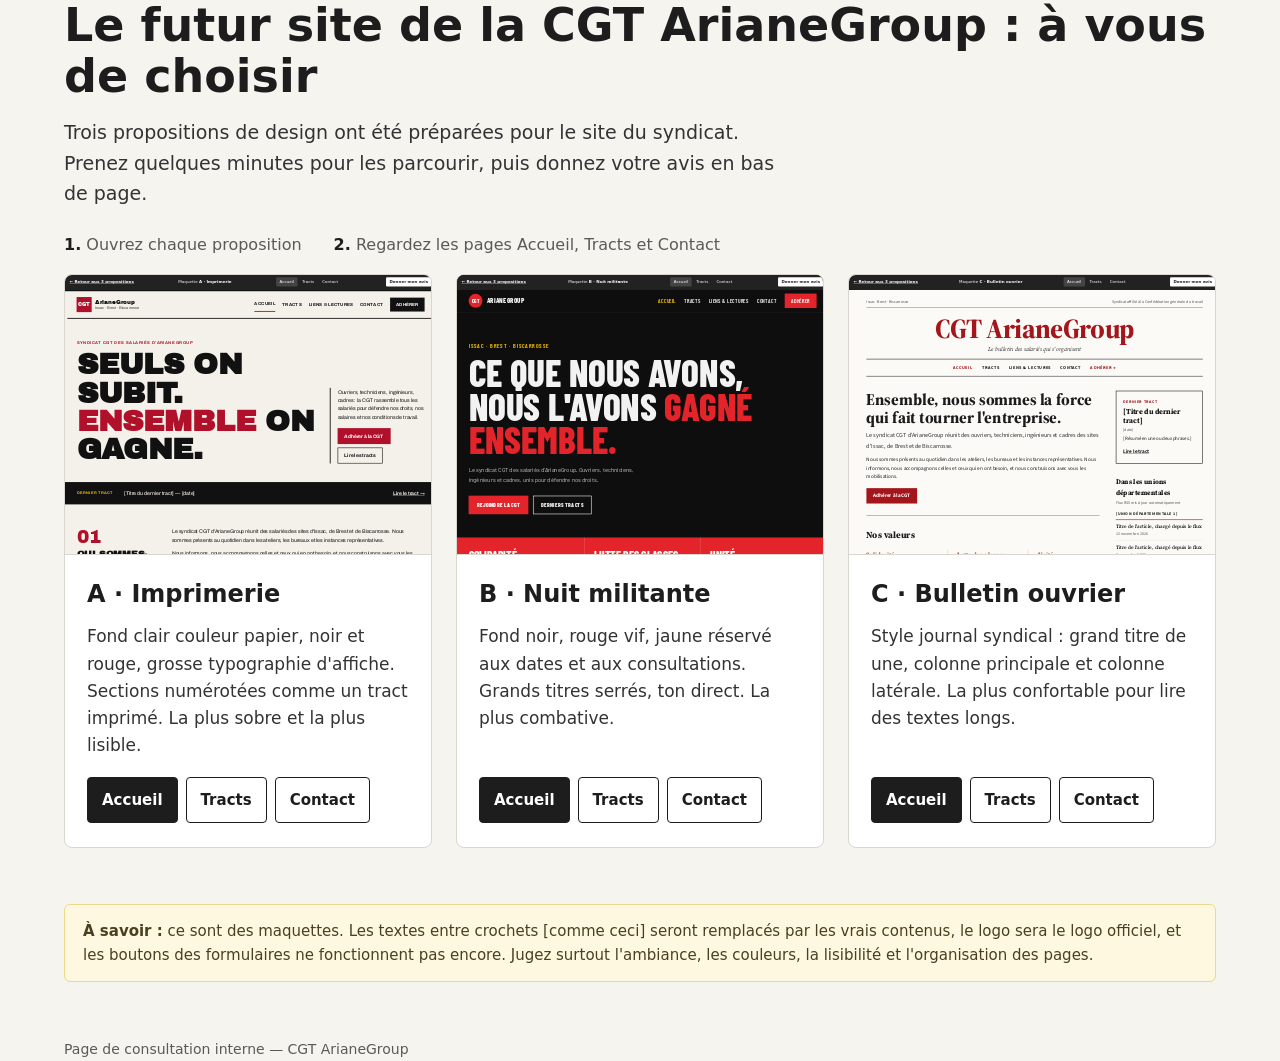
<file: index.html>
<!doctype html>
<html lang="fr">
<head>
<meta charset="utf-8">
<meta name="viewport" content="width=device-width, initial-scale=1">
<meta name="robots" content="noindex">
<title>Site CGT ArianeGroup — choisissons le design ensemble</title>
<style>
  :root { --ink:#1d1d1d; --muted:#5a5a5a; --line:#d9d6cf; --bg:#f6f4ef; --card:#ffffff; --accent:#b0102a; }
  * { box-sizing: border-box; }
  body { margin:0; background:var(--bg); color:var(--ink); font:17px/1.6 system-ui, -apple-system, "Segoe UI", Roboto, sans-serif; }
  a { color: var(--accent); }
  .wrap { max-width: 1200px; margin: 0 auto; padding: 0 24px; }
  header { padding: 56px 0 32px; }
  h1 { font-size: clamp(30px, 4.5vw, 46px); line-height: 1.1; margin: 0 0 16px; }
  .intro { max-width: 720px; font-size: 19px; color: #333; margin: 0; }
  .steps { display:flex; flex-wrap:wrap; gap:12px 32px; margin:24px 0 0; padding:0; list-style:none; color:var(--muted); font-size:16px; }
  .steps b { color: var(--ink); }
  .grid { display:grid; grid-template-columns:repeat(auto-fit, minmax(320px, 1fr)); gap:24px; padding: 16px 0 56px; }
  .card { background:var(--card); border:1px solid var(--line); border-radius:8px; overflow:hidden; display:flex; flex-direction:column; }
  .thumb { display:block; position:relative; height:280px; overflow:hidden; border-bottom:1px solid var(--line); background:#eee; }
  .thumb iframe { position:absolute; top:0; left:0; width:1280px; height:1000px; border:0; transform:scale(0.3); transform-origin:0 0; pointer-events:none; }
  @media (min-width: 1100px) { .thumb iframe { transform: scale(0.29); } }
  .card-body { padding:20px 22px 24px; display:flex; flex-direction:column; gap:10px; flex:1; }
  .card h2 { margin:0; font-size:24px; }
  .card p { margin:0; color:#333; }
  .links { display:flex; flex-wrap:wrap; gap:8px; margin-top:auto; padding-top:8px; }
  .links a { display:inline-block; padding:10px 14px; border:1px solid var(--ink); border-radius:4px; color:var(--ink); text-decoration:none; font-weight:600; font-size:15px; }
  .links a.main { background:var(--ink); color:#fff; }
  .links a:hover { background:var(--accent); border-color:var(--accent); color:#fff; }
  .note { background:#fff8e0; border:1px solid #ecd98a; border-radius:6px; padding:14px 18px; font-size:15px; color:#4a4020; margin: 0 0 56px; }
  #avis { background:var(--card); border-top:1px solid var(--line); padding:56px 0 80px; }
  #avis h2 { font-size:32px; margin:0 0 8px; }
  form { max-width:760px; display:flex; flex-direction:column; gap:22px; margin-top:24px; }
  fieldset { border:1px solid var(--line); border-radius:6px; padding:16px 20px 20px; margin:0; }
  legend { font-weight:700; padding:0 6px; }
  .choices { display:flex; flex-wrap:wrap; gap:10px 24px; margin-top:6px; }
  .choices label { display:flex; align-items:center; gap:8px; min-height:44px; cursor:pointer; }
  .choices input { width:20px; height:20px; accent-color: var(--accent); }
  label.field { display:flex; flex-direction:column; gap:6px; font-weight:700; }
  label.field span.hint { font-weight:400; color:var(--muted); font-size:15px; }
  input[type=text], textarea { font:inherit; padding:12px; border:1px solid #9a968e; border-radius:4px; background:#fff; color:var(--ink); }
  textarea { resize:vertical; }
  .actions { display:flex; flex-wrap:wrap; gap:12px; align-items:center; }
  button { font:inherit; font-weight:700; padding:14px 22px; border-radius:4px; cursor:pointer; border:2px solid var(--ink); background:#fff; color:var(--ink); }
  button.primary { background:var(--accent); border-color:var(--accent); color:#fff; }
  #status { margin:0; font-size:15px; color:var(--muted); min-height:1.6em; }
  footer { padding:24px 0 40px; color:var(--muted); font-size:14px; }
</style>
</head>
<body>

<header class="wrap">
  <h1>Le futur site de la CGT ArianeGroup : à vous de choisir</h1>
  <p class="intro">Trois propositions de design ont été préparées pour le site du syndicat. Prenez quelques minutes pour les parcourir, puis donnez votre avis en bas de page.</p>
  <ol class="steps">
    <li><b>1.</b> Ouvrez chaque proposition</li>
    <li><b>2.</b> Regardez les pages Accueil, Tracts et Contact</li>
  </ol>
</header>

<main class="wrap">
  <div class="grid">

    <article class="card">
      <a class="thumb" href="a-accueil.html" aria-label="Ouvrir la proposition A, Imprimerie">
        <iframe src="a-accueil.html" title="Aperçu de la proposition A" loading="lazy" tabindex="-1" aria-hidden="true"></iframe>
      </a>
      <div class="card-body">
        <h2>A · Imprimerie</h2>
        <p>Fond clair couleur papier, noir et rouge, grosse typographie d'affiche. Sections numérotées comme un tract imprimé. La plus sobre et la plus lisible.</p>
        <div class="links">
          <a class="main" href="a-accueil.html">Accueil</a>
          <a href="a-tracts.html">Tracts</a>
          <a href="a-contact.html">Contact</a>
        </div>
      </div>
    </article>

    <article class="card">
      <a class="thumb" href="b-accueil.html" aria-label="Ouvrir la proposition B, Nuit militante">
        <iframe src="b-accueil.html" title="Aperçu de la proposition B" loading="lazy" tabindex="-1" aria-hidden="true"></iframe>
      </a>
      <div class="card-body">
        <h2>B · Nuit militante</h2>
        <p>Fond noir, rouge vif, jaune réservé aux dates et aux consultations. Grands titres serrés, ton direct. La plus combative.</p>
        <div class="links">
          <a class="main" href="b-accueil.html">Accueil</a>
          <a href="b-tracts.html">Tracts</a>
          <a href="b-contact.html">Contact</a>
        </div>
      </div>
    </article>

    <article class="card">
      <a class="thumb" href="c-accueil.html" aria-label="Ouvrir la proposition C, Bulletin ouvrier">
        <iframe src="c-accueil.html" title="Aperçu de la proposition C" loading="lazy" tabindex="-1" aria-hidden="true"></iframe>
      </a>
      <div class="card-body">
        <h2>C · Bulletin ouvrier</h2>
        <p>Style journal syndical : grand titre de une, colonne principale et colonne latérale. La plus confortable pour lire des textes longs.</p>
        <div class="links">
          <a class="main" href="c-accueil.html">Accueil</a>
          <a href="c-tracts.html">Tracts</a>
          <a href="c-contact.html">Contact</a>
        </div>
      </div>
    </article>

  </div>

  <p class="note"><strong>À savoir :</strong> ce sont des maquettes. Les textes entre crochets [comme ceci] seront remplacés par les vrais contenus, le logo sera le logo officiel, et les boutons des formulaires ne fonctionnent pas encore. Jugez surtout l'ambiance, les couleurs, la lisibilité et l'organisation des pages.</p>
</main>


<footer class="wrap">Page de consultation interne — CGT ArianeGroup</footer>

<script>
  // ⬇️ Adresse qui reçoit les avis : à remplacer avant de publier
  var EMAIL_AVIS = "VOTRE-EMAIL@exemple.fr";

  var form = document.getElementById('form-avis');
  var status = document.getElementById('status');

  function texteAvis() {
    var d = new FormData(form);
    var lignes = [
      'Prénom : ' + (d.get('prenom') || '—'),
      'Proposition préférée : ' + (d.get('choix') || '—'),
      '',
      'Ce qui me plaît :',
      d.get('plait') || '—',
      '',
      'Ce qu\'il faudrait changer :',
      d.get('changer') || '—',
      '',
      'Autres remarques :',
      d.get('autres') || '—'
    ];
    return lignes.join('\n');
  }

  form.addEventListener('submit', function (e) {
    e.preventDefault();
    var sujet = 'Avis design site CGT' + (form.choix.value ? ' — ' + form.choix.value : '');
    window.location.href = 'mailto:' + EMAIL_AVIS +
      '?subject=' + encodeURIComponent(sujet) +
      '&body=' + encodeURIComponent(texteAvis());
    status.textContent = 'Votre messagerie devrait s\'ouvrir. Sinon, cliquez sur « Copier mon avis » et envoyez-le à ' + EMAIL_AVIS + '.';
  });

  document.getElementById('copier').addEventListener('click', function () {
    var t = texteAvis();
    var done = function () { status.textContent = 'Avis copié. Collez-le dans un email à ' + EMAIL_AVIS + '.'; };
    if (navigator.clipboard && window.isSecureContext) {
      navigator.clipboard.writeText(t).then(done, function () { fallback(t); });
    } else { fallback(t); }
    function fallback(txt) {
      var ta = document.createElement('textarea');
      ta.value = txt; ta.setAttribute('readonly', ''); ta.style.position = 'absolute'; ta.style.left = '-9999px';
      document.body.appendChild(ta); ta.select();
      try { document.execCommand('copy'); done(); } catch (err) { status.textContent = 'Impossible de copier automatiquement. Envoyez votre avis à ' + EMAIL_AVIS + '.'; }
      document.body.removeChild(ta);
    }
  });
</script>
</body>
</html>
</file>
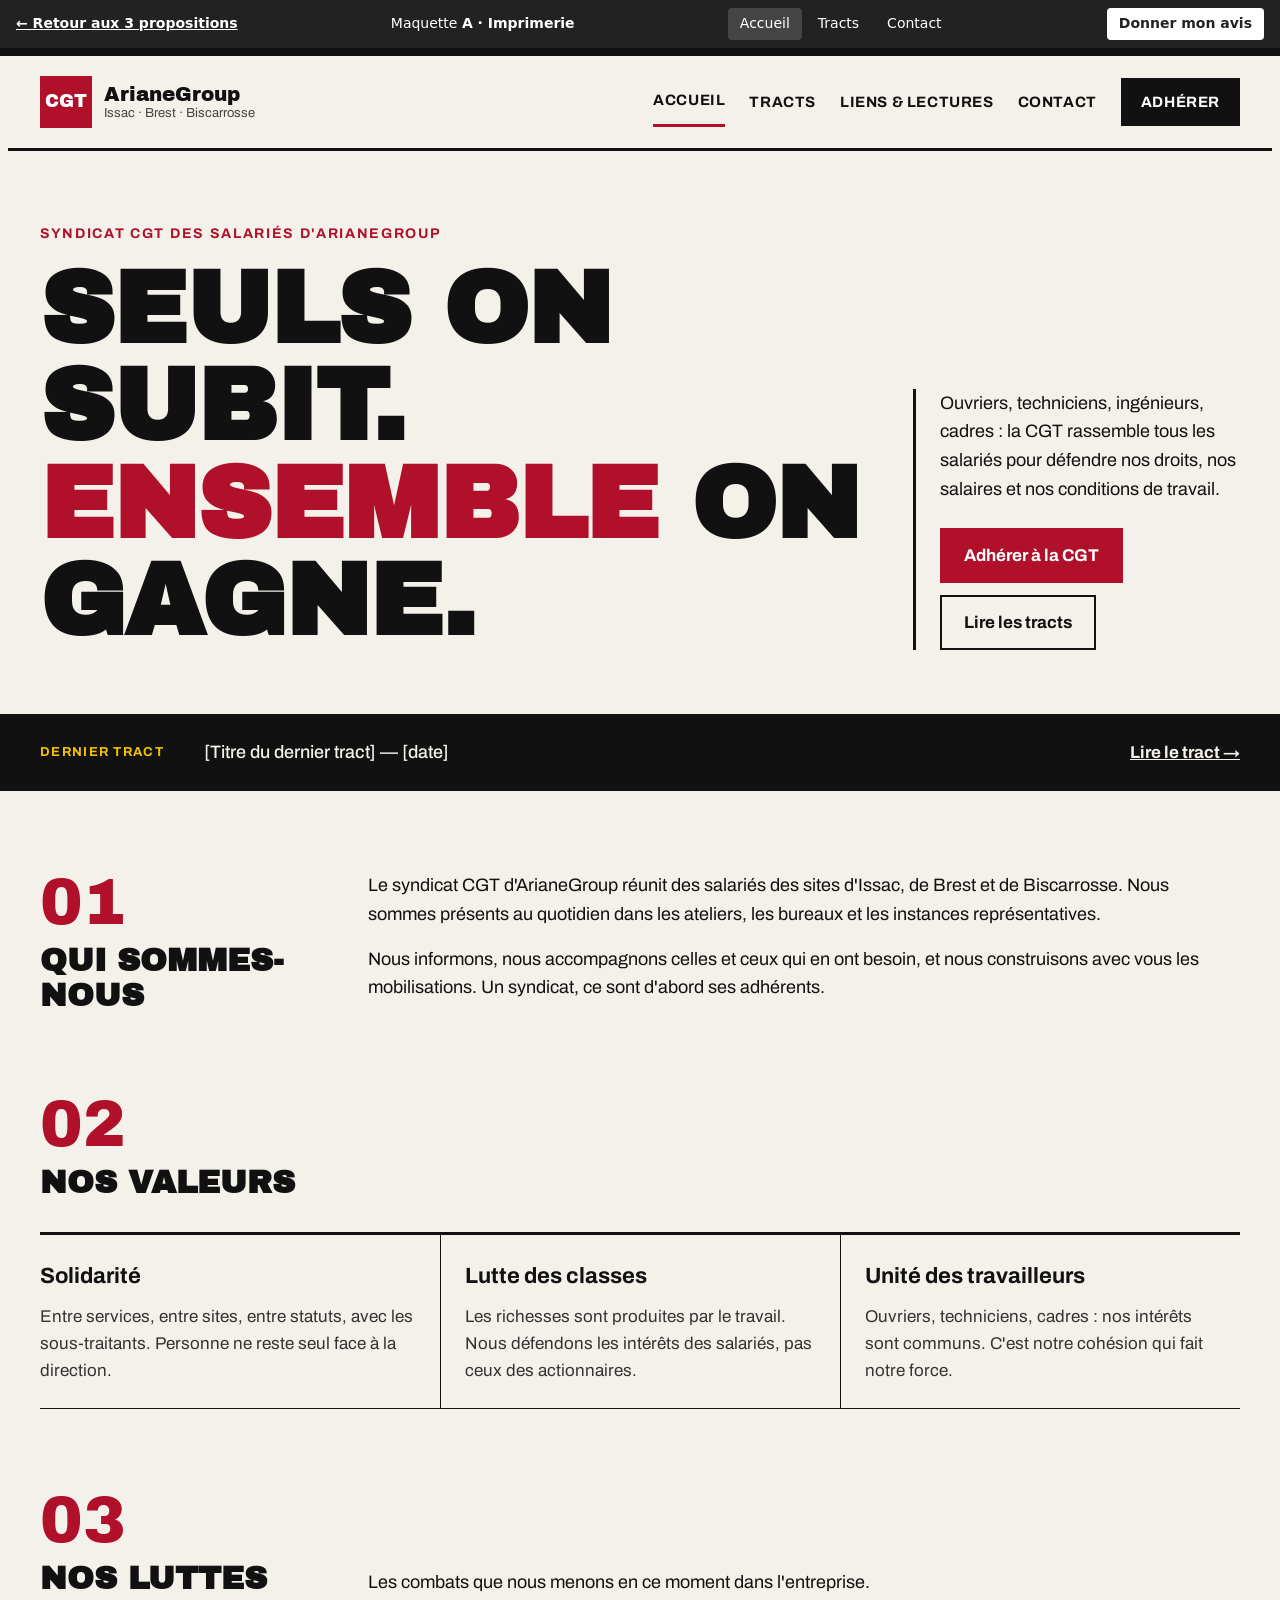
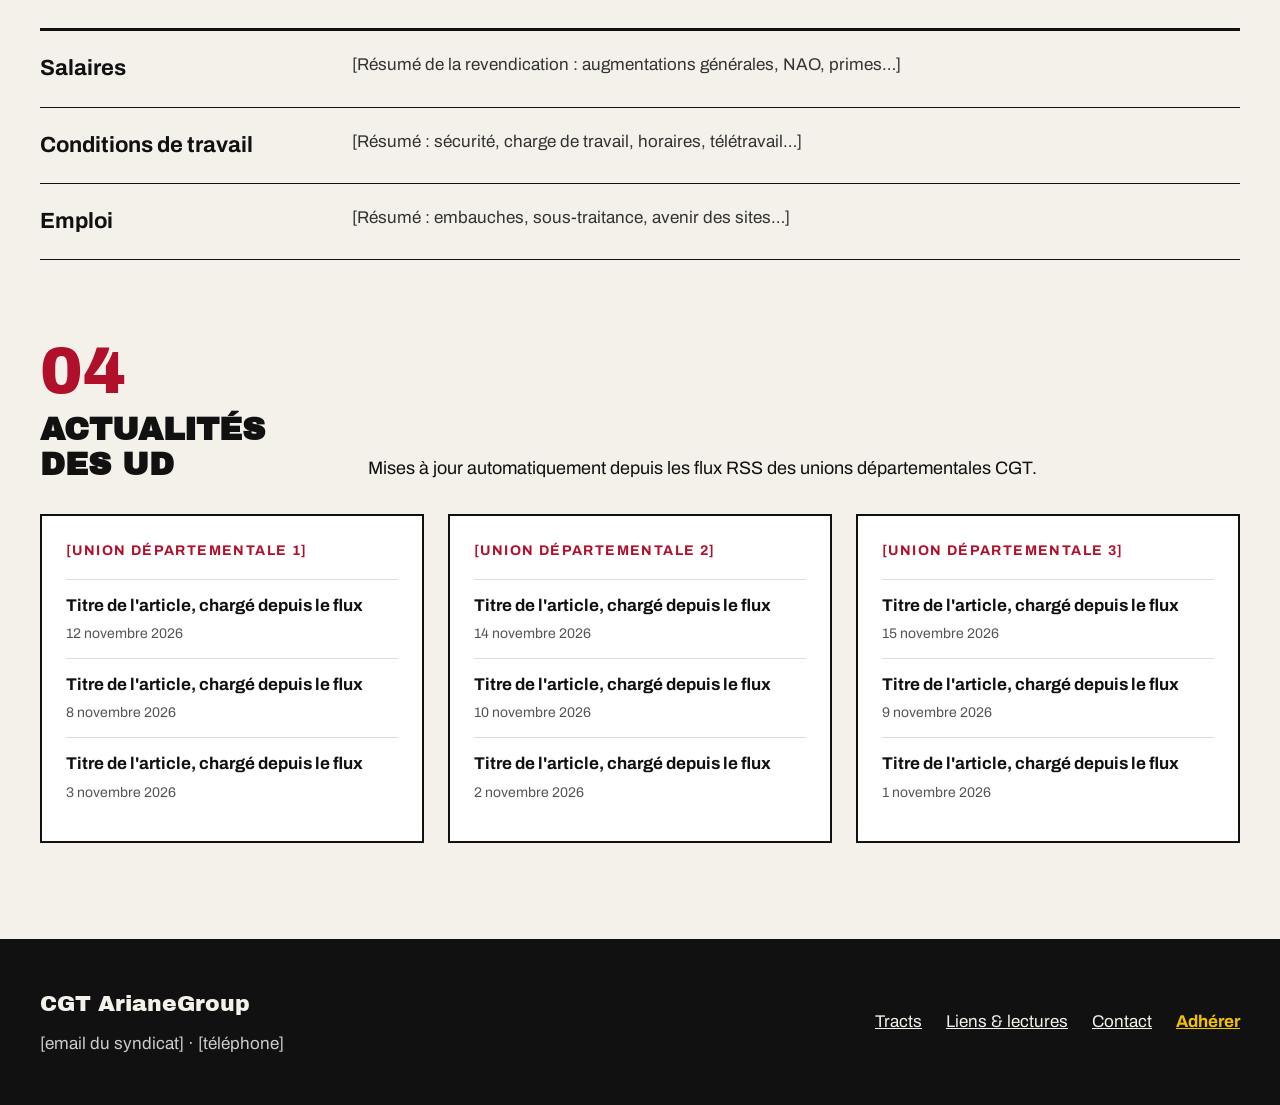
<file: a-accueil.html>
<!doctype html>
<html lang="fr">
<head>
<meta charset="utf-8">
<meta name="viewport" content="width=device-width, initial-scale=1">
<meta name="robots" content="noindex">
<title>A · Imprimerie — Accueil — maquette</title>
<link rel="preconnect" href="https://fonts.googleapis.com">
<link href="https://fonts.googleapis.com/css2?family=Archivo+Black&amp;family=Archivo:wght@400;500;700&amp;display=swap" rel="stylesheet">
<style>
body{margin:0;background:#F4F1EA}
a{color:#111}a:hover{color:#B0102A}
</style>
</head>
<body>
<div style="position:sticky;top:0;z-index:1000;background:#222;color:#fff;font:14px/1.4 system-ui,sans-serif;display:flex;flex-wrap:wrap;gap:8px 20px;align-items:center;justify-content:space-between;padding:8px 16px">
<a href="index.html" style="color:#fff;font-weight:600">← Retour aux 3 propositions</a>
<span>Maquette <strong>A · Imprimerie</strong></span>
<nav aria-label="Pages de la maquette" style="display:flex;gap:4px"><a href="a-accueil.html" style="padding:6px 12px;border-radius:4px;text-decoration:none;color:#fff;background:#444;">Accueil</a><a href="a-tracts.html" style="padding:6px 12px;border-radius:4px;text-decoration:none;color:#fff;">Tracts</a><a href="a-contact.html" style="padding:6px 12px;border-radius:4px;text-decoration:none;color:#fff;">Contact</a></nav>
<a href="index.html#avis" style="background:#fff;color:#222;padding:6px 12px;border-radius:4px;font-weight:700;text-decoration:none">Donner mon avis</a>
</div>
<div style="background: #F4F1EA; color: #111111; font-family: 'Archivo', system-ui, sans-serif; font-size: 17px; line-height: 1.6">

  <div style="height: 8px; background: #111111"></div>

  <header style="max-width: 1200px; margin: 0 auto; padding: 20px 32px; display: flex; flex-wrap: wrap; align-items: center; justify-content: space-between; gap: 16px; border-bottom: 3px solid #111111">
    <a href="#" style="display: flex; align-items: center; gap: 12px; text-decoration: none">
      <span style="display: inline-flex; align-items: center; justify-content: center; width: 52px; height: 52px; background: #B0102A; color: #FFFFFF; font-family: 'Archivo Black', sans-serif; font-size: 18px">CGT</span>
      <span style="display: flex; flex-direction: column; line-height: 1.15">
        <span style="font-family: 'Archivo Black', sans-serif; font-size: 20px; color: #111111">ArianeGroup</span>
        <span style="font-size: 13px; color: #444444">Issac · Brest · Biscarrosse</span>
      </span>
    </a>
    <nav aria-label="Navigation principale" style="display: flex; flex-wrap: wrap; align-items: center; gap: 4px 24px; font-weight: 700; font-size: 15px; text-transform: uppercase; letter-spacing: 0.04em">
      <a href="#" style="text-decoration: none; padding: 12px 0; border-bottom: 3px solid #B0102A">Accueil</a>
      <a href="a-tracts.html" style="text-decoration: none; padding: 12px 0">Tracts</a>
      <a href="#" style="text-decoration: none; padding: 12px 0">Liens &amp; lectures</a>
      <a href="a-contact.html" style="text-decoration: none; padding: 12px 0">Contact</a>
      <a href="#" style="text-decoration: none; padding: 12px 20px; background: #111111; color: #FFFFFF">Adhérer</a>
    </nav>
  </header>

  <section style="max-width: 1200px; margin: 0 auto; padding: 72px 32px 64px; display: flex; flex-wrap: wrap; gap: 48px; align-items: flex-end">
    <div style="flex: 999 1 560px; min-width: 0">
      <p style="margin: 0 0 16px; font-weight: 700; text-transform: uppercase; letter-spacing: 0.12em; font-size: 14px; color: #B0102A">Syndicat CGT des salariés d'ArianeGroup</p>
      <h1 style="margin: 0; font-family: 'Archivo Black', sans-serif; font-size: clamp(48px, 8vw, 104px); line-height: 0.95; letter-spacing: -0.01em; text-transform: uppercase">Seuls on subit.<br><span style="color: #B0102A">Ensemble</span> on gagne.</h1>
    </div>
    <div style="flex: 1 1 300px; min-width: 0; border-left: 3px solid #111111; padding-left: 24px">
      <p style="margin: 0 0 24px; font-size: 18px">Ouvriers, techniciens, ingénieurs, cadres : la CGT rassemble tous les salariés pour défendre nos droits, nos salaires et nos conditions de travail.</p>
      <div style="display: flex; flex-wrap: wrap; gap: 12px">
        <a href="#" style="display: inline-block; padding: 14px 24px; background: #B0102A; color: #FFFFFF; font-weight: 700; text-decoration: none">Adhérer à la CGT</a>
        <a href="a-tracts.html" style="display: inline-block; padding: 12px 22px; border: 2px solid #111111; font-weight: 700; text-decoration: none">Lire les tracts</a>
      </div>
    </div>
  </section>

  <section style="background: #111111; color: #F4F1EA">
    <div style="max-width: 1200px; margin: 0 auto; padding: 24px 32px; display: flex; flex-wrap: wrap; gap: 16px 40px; align-items: center">
      <span style="font-weight: 700; text-transform: uppercase; letter-spacing: 0.1em; font-size: 13px; color: #F2C200">Dernier tract</span>
      <span style="flex: 1 1 320px; font-size: 18px; font-weight: 500">[Titre du dernier tract] — [date]</span>
      <a href="a-tracts.html" style="color: #F4F1EA; font-weight: 700">Lire le tract →</a>
    </div>
  </section>

  <section style="max-width: 1200px; margin: 0 auto; padding: 80px 32px 40px; display: flex; flex-wrap: wrap; gap: 48px">
    <div style="flex: 1 1 280px; min-width: 0">
      <p style="margin: 0; font-family: 'Archivo Black', sans-serif; font-size: 64px; line-height: 1; color: #B0102A">01</p>
      <h2 style="margin: 8px 0 0; font-family: 'Archivo Black', sans-serif; font-size: 32px; text-transform: uppercase; line-height: 1.1">Qui sommes-nous</h2>
    </div>
    <div style="flex: 999 1 560px; min-width: 0; font-size: 18px">
      <p style="margin: 0 0 16px">Le syndicat CGT d'ArianeGroup réunit des salariés des sites d'Issac, de Brest et de Biscarrosse. Nous sommes présents au quotidien dans les ateliers, les bureaux et les instances représentatives.</p>
      <p style="margin: 0">Nous informons, nous accompagnons celles et ceux qui en ont besoin, et nous construisons avec vous les mobilisations. Un syndicat, ce sont d'abord ses adhérents.</p>
    </div>
  </section>

  <section style="max-width: 1200px; margin: 0 auto; padding: 40px 32px">
    <div style="display: flex; flex-wrap: wrap; gap: 48px; margin-bottom: 32px">
      <div style="flex: 1 1 280px; min-width: 0">
        <p style="margin: 0; font-family: 'Archivo Black', sans-serif; font-size: 64px; line-height: 1; color: #B0102A">02</p>
        <h2 style="margin: 8px 0 0; font-family: 'Archivo Black', sans-serif; font-size: 32px; text-transform: uppercase; line-height: 1.1">Nos valeurs</h2>
      </div>
      <div style="flex: 999 1 560px"></div>
    </div>
    <div style="display: grid; grid-template-columns: repeat(auto-fit, minmax(260px, 1fr)); border-top: 3px solid #111111">
      <div style="padding: 24px 24px 24px 0; border-bottom: 1px solid #111111">
        <h3 style="margin: 0 0 8px; font-size: 22px; font-weight: 700">Solidarité</h3>
        <p style="margin: 0; color: #333333">Entre services, entre sites, entre statuts, avec les sous-traitants. Personne ne reste seul face à la direction.</p>
      </div>
      <div style="padding: 24px; border-bottom: 1px solid #111111; border-left: 1px solid #111111">
        <h3 style="margin: 0 0 8px; font-size: 22px; font-weight: 700">Lutte des classes</h3>
        <p style="margin: 0; color: #333333">Les richesses sont produites par le travail. Nous défendons les intérêts des salariés, pas ceux des actionnaires.</p>
      </div>
      <div style="padding: 24px; border-bottom: 1px solid #111111; border-left: 1px solid #111111">
        <h3 style="margin: 0 0 8px; font-size: 22px; font-weight: 700">Unité des travailleurs</h3>
        <p style="margin: 0; color: #333333">Ouvriers, techniciens, cadres : nos intérêts sont communs. C'est notre cohésion qui fait notre force.</p>
      </div>
    </div>
  </section>

  <section style="max-width: 1200px; margin: 0 auto; padding: 40px 32px">
    <div style="display: flex; flex-wrap: wrap; gap: 48px; margin-bottom: 32px">
      <div style="flex: 1 1 280px; min-width: 0">
        <p style="margin: 0; font-family: 'Archivo Black', sans-serif; font-size: 64px; line-height: 1; color: #B0102A">03</p>
        <h2 style="margin: 8px 0 0; font-family: 'Archivo Black', sans-serif; font-size: 32px; text-transform: uppercase; line-height: 1.1">Nos luttes</h2>
      </div>
      <p style="flex: 999 1 560px; margin: 0; font-size: 18px; align-self: flex-end">Les combats que nous menons en ce moment dans l'entreprise.</p>
    </div>
    <div style="display: flex; flex-direction: column; border-top: 3px solid #111111">
      <div style="display: flex; flex-wrap: wrap; gap: 8px 32px; padding: 20px 0; border-bottom: 1px solid #111111">
        <h3 style="flex: 1 1 280px; margin: 0; font-size: 22px; font-weight: 700">Salaires</h3>
        <p style="flex: 999 1 520px; margin: 0; color: #333333">[Résumé de la revendication : augmentations générales, NAO, primes…]</p>
      </div>
      <div style="display: flex; flex-wrap: wrap; gap: 8px 32px; padding: 20px 0; border-bottom: 1px solid #111111">
        <h3 style="flex: 1 1 280px; margin: 0; font-size: 22px; font-weight: 700">Conditions de travail</h3>
        <p style="flex: 999 1 520px; margin: 0; color: #333333">[Résumé : sécurité, charge de travail, horaires, télétravail…]</p>
      </div>
      <div style="display: flex; flex-wrap: wrap; gap: 8px 32px; padding: 20px 0; border-bottom: 1px solid #111111">
        <h3 style="flex: 1 1 280px; margin: 0; font-size: 22px; font-weight: 700">Emploi</h3>
        <p style="flex: 999 1 520px; margin: 0; color: #333333">[Résumé : embauches, sous-traitance, avenir des sites…]</p>
      </div>
    </div>
  </section>

  <section style="max-width: 1200px; margin: 0 auto; padding: 40px 32px 96px">
    <div style="display: flex; flex-wrap: wrap; gap: 48px; margin-bottom: 32px">
      <div style="flex: 1 1 280px; min-width: 0">
        <p style="margin: 0; font-family: 'Archivo Black', sans-serif; font-size: 64px; line-height: 1; color: #B0102A">04</p>
        <h2 style="margin: 8px 0 0; font-family: 'Archivo Black', sans-serif; font-size: 32px; text-transform: uppercase; line-height: 1.1">Actualités des UD</h2>
      </div>
      <p style="flex: 999 1 560px; margin: 0; font-size: 18px; align-self: flex-end">Mises à jour automatiquement depuis les flux RSS des unions départementales CGT.</p>
    </div>
    <div style="display: grid; grid-template-columns: repeat(auto-fit, minmax(280px, 1fr)); gap: 24px">
      <div style="background: #FFFFFF; border: 2px solid #111111; padding: 24px">
        <h3 style="margin: 0 0 16px; font-size: 14px; text-transform: uppercase; letter-spacing: 0.1em; color: #B0102A">[Union départementale 1]</h3>
        <a href="#" style="display: block; padding: 12px 0; border-top: 1px solid #DDDDDD; text-decoration: none"><span style="display: block; font-weight: 700">Titre de l'article, chargé depuis le flux</span><span style="font-size: 14px; color: #555555">12 novembre 2026</span></a>
        <a href="#" style="display: block; padding: 12px 0; border-top: 1px solid #DDDDDD; text-decoration: none"><span style="display: block; font-weight: 700">Titre de l'article, chargé depuis le flux</span><span style="font-size: 14px; color: #555555">8 novembre 2026</span></a>
        <a href="#" style="display: block; padding: 12px 0; border-top: 1px solid #DDDDDD; text-decoration: none"><span style="display: block; font-weight: 700">Titre de l'article, chargé depuis le flux</span><span style="font-size: 14px; color: #555555">3 novembre 2026</span></a>
      </div>
      <div style="background: #FFFFFF; border: 2px solid #111111; padding: 24px">
        <h3 style="margin: 0 0 16px; font-size: 14px; text-transform: uppercase; letter-spacing: 0.1em; color: #B0102A">[Union départementale 2]</h3>
        <a href="#" style="display: block; padding: 12px 0; border-top: 1px solid #DDDDDD; text-decoration: none"><span style="display: block; font-weight: 700">Titre de l'article, chargé depuis le flux</span><span style="font-size: 14px; color: #555555">14 novembre 2026</span></a>
        <a href="#" style="display: block; padding: 12px 0; border-top: 1px solid #DDDDDD; text-decoration: none"><span style="display: block; font-weight: 700">Titre de l'article, chargé depuis le flux</span><span style="font-size: 14px; color: #555555">10 novembre 2026</span></a>
        <a href="#" style="display: block; padding: 12px 0; border-top: 1px solid #DDDDDD; text-decoration: none"><span style="display: block; font-weight: 700">Titre de l'article, chargé depuis le flux</span><span style="font-size: 14px; color: #555555">2 novembre 2026</span></a>
      </div>
      <div style="background: #FFFFFF; border: 2px solid #111111; padding: 24px">
        <h3 style="margin: 0 0 16px; font-size: 14px; text-transform: uppercase; letter-spacing: 0.1em; color: #B0102A">[Union départementale 3]</h3>
        <a href="#" style="display: block; padding: 12px 0; border-top: 1px solid #DDDDDD; text-decoration: none"><span style="display: block; font-weight: 700">Titre de l'article, chargé depuis le flux</span><span style="font-size: 14px; color: #555555">15 novembre 2026</span></a>
        <a href="#" style="display: block; padding: 12px 0; border-top: 1px solid #DDDDDD; text-decoration: none"><span style="display: block; font-weight: 700">Titre de l'article, chargé depuis le flux</span><span style="font-size: 14px; color: #555555">9 novembre 2026</span></a>
        <a href="#" style="display: block; padding: 12px 0; border-top: 1px solid #DDDDDD; text-decoration: none"><span style="display: block; font-weight: 700">Titre de l'article, chargé depuis le flux</span><span style="font-size: 14px; color: #555555">1 novembre 2026</span></a>
      </div>
    </div>
  </section>

  <footer style="background: #111111; color: #F4F1EA">
    <div style="max-width: 1200px; margin: 0 auto; padding: 48px 32px; display: flex; flex-wrap: wrap; gap: 32px; justify-content: space-between">
      <div style="flex: 1 1 320px">
        <p style="margin: 0 0 8px; font-family: 'Archivo Black', sans-serif; font-size: 22px">CGT ArianeGroup</p>
        <p style="margin: 0; color: #CCCCCC">[email du syndicat] · [téléphone]</p>
      </div>
      <nav aria-label="Pied de page" style="display: flex; flex-wrap: wrap; gap: 8px 24px; align-items: center">
        <a href="a-tracts.html" style="color: #F4F1EA">Tracts</a>
        <a href="#" style="color: #F4F1EA">Liens &amp; lectures</a>
        <a href="a-contact.html" style="color: #F4F1EA">Contact</a>
        <a href="#" style="color: #F2C200; font-weight: 700">Adhérer</a>
      </nav>
    </div>
  </footer>
</div>
</body>
</html>
</file>
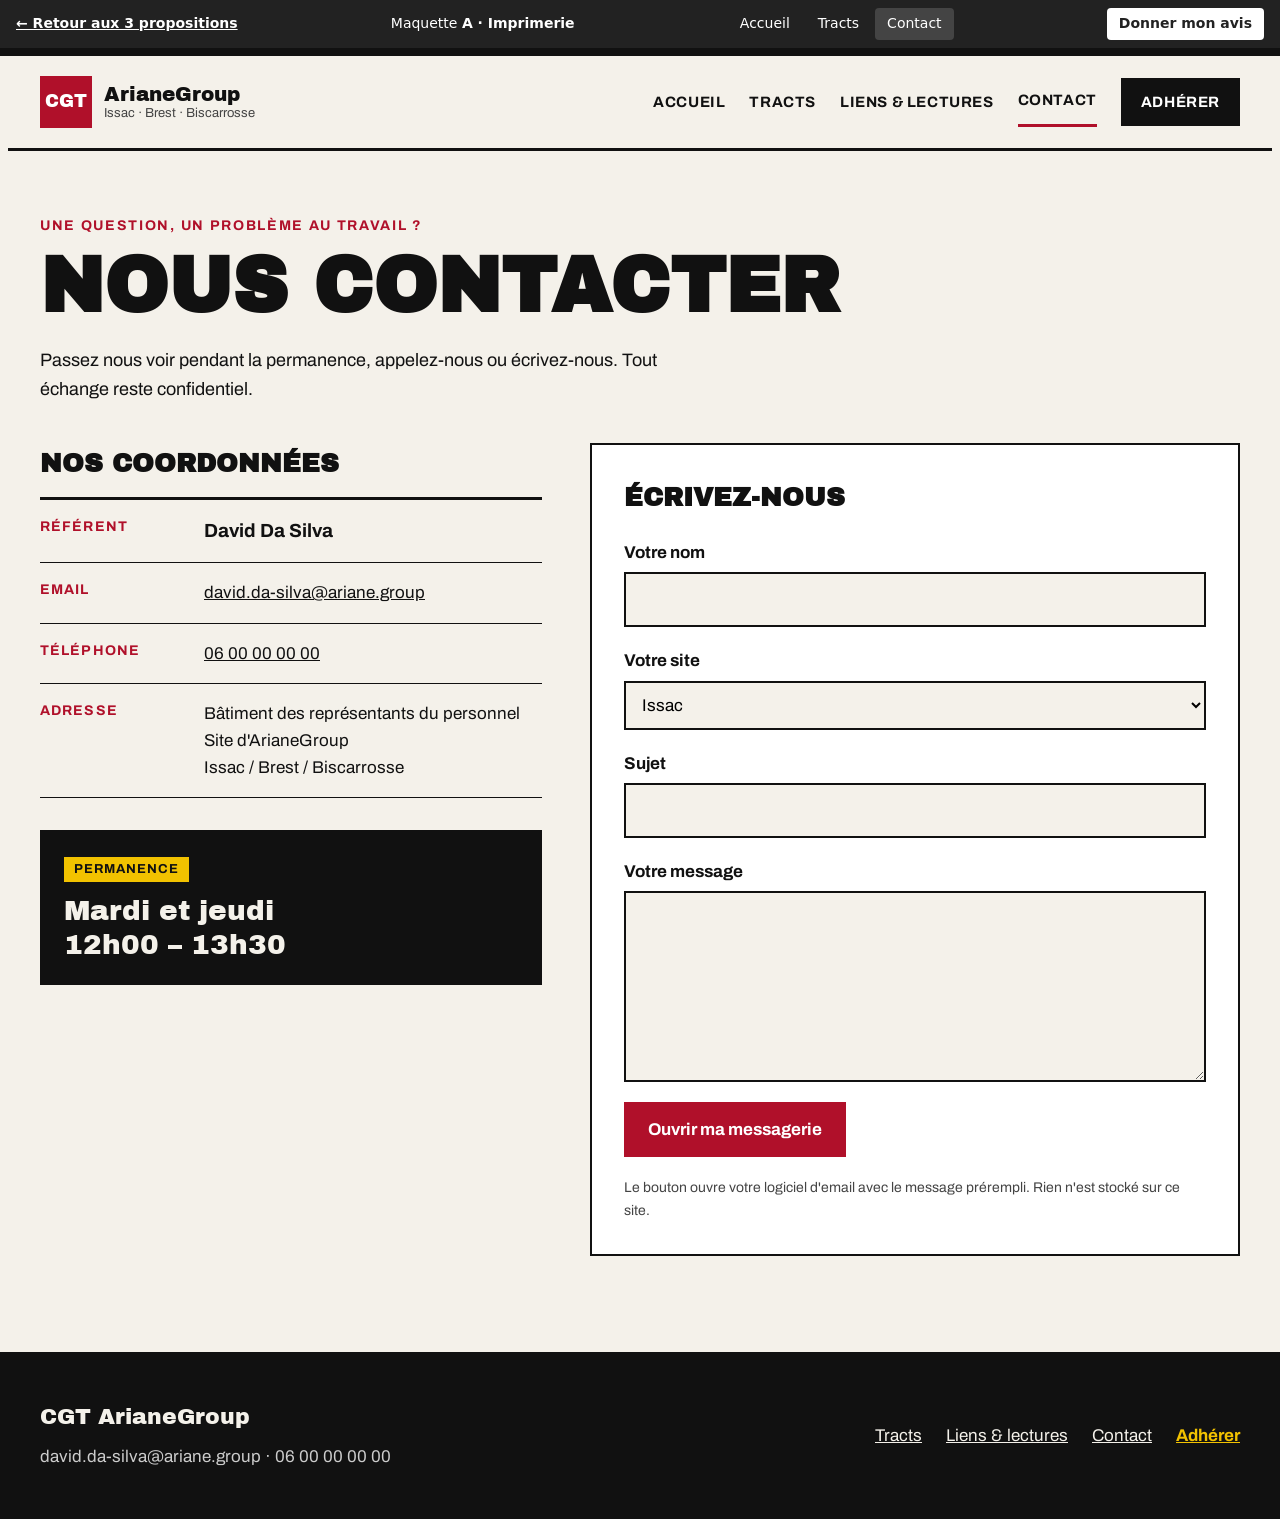
<file: a-contact.html>
<!doctype html>
<html lang="fr">
<head>
<meta charset="utf-8">
<meta name="viewport" content="width=device-width, initial-scale=1">
<meta name="robots" content="noindex">
<title>A · Imprimerie — Contact — maquette</title>
<link rel="preconnect" href="https://fonts.googleapis.com">
<link href="https://fonts.googleapis.com/css2?family=Archivo+Black&amp;family=Archivo:wght@400;500;700&amp;display=swap" rel="stylesheet">
<style>
body{margin:0;background:#F4F1EA}
a{color:#111}a:hover{color:#B0102A}
</style>
</head>
<body>
<div style="position:sticky;top:0;z-index:1000;background:#222;color:#fff;font:14px/1.4 system-ui,sans-serif;display:flex;flex-wrap:wrap;gap:8px 20px;align-items:center;justify-content:space-between;padding:8px 16px">
<a href="index.html" style="color:#fff;font-weight:600">← Retour aux 3 propositions</a>
<span>Maquette <strong>A · Imprimerie</strong></span>
<nav aria-label="Pages de la maquette" style="display:flex;gap:4px"><a href="a-accueil.html" style="padding:6px 12px;border-radius:4px;text-decoration:none;color:#fff;">Accueil</a><a href="a-tracts.html" style="padding:6px 12px;border-radius:4px;text-decoration:none;color:#fff;">Tracts</a><a href="a-contact.html" style="padding:6px 12px;border-radius:4px;text-decoration:none;color:#fff;background:#444;">Contact</a></nav>
<a href="index.html#avis" style="background:#fff;color:#222;padding:6px 12px;border-radius:4px;font-weight:700;text-decoration:none">Donner mon avis</a>
</div>
<div style="background: #F4F1EA; color: #111111; font-family: 'Archivo', system-ui, sans-serif; font-size: 17px; line-height: 1.6">

  <div style="height: 8px; background: #111111"></div>

  <header style="max-width: 1200px; margin: 0 auto; padding: 20px 32px; display: flex; flex-wrap: wrap; align-items: center; justify-content: space-between; gap: 16px; border-bottom: 3px solid #111111">
    <a href="a-accueil.html" style="display: flex; align-items: center; gap: 12px; text-decoration: none">
      <span style="display: inline-flex; align-items: center; justify-content: center; width: 52px; height: 52px; background: #B0102A; color: #FFFFFF; font-family: 'Archivo Black', sans-serif; font-size: 18px">CGT</span>
      <span style="display: flex; flex-direction: column; line-height: 1.15">
        <span style="font-family: 'Archivo Black', sans-serif; font-size: 20px; color: #111111">ArianeGroup</span>
        <span style="font-size: 13px; color: #444444">Issac · Brest · Biscarrosse</span>
      </span>
    </a>
    <nav aria-label="Navigation principale" style="display: flex; flex-wrap: wrap; align-items: center; gap: 4px 24px; font-weight: 700; font-size: 15px; text-transform: uppercase; letter-spacing: 0.04em">
      <a href="a-accueil.html" style="text-decoration: none; padding: 12px 0">Accueil</a>
      <a href="a-tracts.html" style="text-decoration: none; padding: 12px 0">Tracts</a>
      <a href="#" style="text-decoration: none; padding: 12px 0">Liens &amp; lectures</a>
      <a href="#" style="text-decoration: none; padding: 12px 0; border-bottom: 3px solid #B0102A">Contact</a>
      <a href="#" style="text-decoration: none; padding: 12px 20px; background: #111111; color: #FFFFFF">Adhérer</a>
    </nav>
  </header>

  <section style="max-width: 1200px; margin: 0 auto; padding: 64px 32px 40px">
    <p style="margin: 0 0 12px; font-weight: 700; text-transform: uppercase; letter-spacing: 0.12em; font-size: 14px; color: #B0102A">Une question, un problème au travail ?</p>
    <h1 style="margin: 0; font-family: 'Archivo Black', sans-serif; font-size: clamp(44px, 6vw, 80px); line-height: 1; text-transform: uppercase">Nous contacter</h1>
    <p style="margin: 20px 0 0; max-width: 640px; font-size: 18px">Passez nous voir pendant la permanence, appelez-nous ou écrivez-nous. Tout échange reste confidentiel.</p>
  </section>

  <section style="max-width: 1200px; margin: 0 auto; padding: 0 32px 96px; display: flex; flex-wrap: wrap; gap: 48px">

    <div style="flex: 1 1 380px; min-width: 0">
      <h2 style="margin: 0 0 0; padding-bottom: 12px; border-bottom: 3px solid #111111; font-family: 'Archivo Black', sans-serif; font-size: 26px; text-transform: uppercase">Nos coordonnées</h2>
      <dl style="margin: 0">
        <div style="display: flex; flex-wrap: wrap; gap: 4px 24px; padding: 16px 0; border-bottom: 1px solid #111111">
          <dt style="flex: 0 0 140px; font-weight: 700; font-size: 14px; text-transform: uppercase; letter-spacing: 0.08em; color: #B0102A">Référent</dt>
          <dd style="flex: 1 1 200px; margin: 0; font-weight: 700; font-size: 19px">David Da Silva</dd>
        </div>
        <div style="display: flex; flex-wrap: wrap; gap: 4px 24px; padding: 16px 0; border-bottom: 1px solid #111111">
          <dt style="flex: 0 0 140px; font-weight: 700; font-size: 14px; text-transform: uppercase; letter-spacing: 0.08em; color: #B0102A">Email</dt>
          <dd style="flex: 1 1 200px; margin: 0; overflow-wrap: anywhere"><a href="mailto:david.da-silva@ariane.group">david.da-silva@ariane.group</a></dd>
        </div>
        <div style="display: flex; flex-wrap: wrap; gap: 4px 24px; padding: 16px 0; border-bottom: 1px solid #111111">
          <dt style="flex: 0 0 140px; font-weight: 700; font-size: 14px; text-transform: uppercase; letter-spacing: 0.08em; color: #B0102A">Téléphone</dt>
          <dd style="flex: 1 1 200px; margin: 0"><a href="tel:+33600000000">06 00 00 00 00</a></dd>
        </div>
        <div style="display: flex; flex-wrap: wrap; gap: 4px 24px; padding: 16px 0; border-bottom: 1px solid #111111">
          <dt style="flex: 0 0 140px; font-weight: 700; font-size: 14px; text-transform: uppercase; letter-spacing: 0.08em; color: #B0102A">Adresse</dt>
          <dd style="flex: 1 1 200px; margin: 0">Bâtiment des représentants du personnel<br>Site d'ArianeGroup<br>Issac / Brest / Biscarrosse</dd>
        </div>
      </dl>
      <div style="margin-top: 32px; padding: 24px; background: #111111; color: #F4F1EA">
        <p style="margin: 0 0 4px; display: inline-block; padding: 2px 10px; background: #F2C200; color: #111111; font-weight: 700; font-size: 13px; text-transform: uppercase; letter-spacing: 0.08em">Permanence</p>
        <p style="margin: 8px 0 0; font-family: 'Archivo Black', sans-serif; font-size: 28px; line-height: 1.2">Mardi et jeudi<br>12h00 – 13h30</p>
      </div>
    </div>

    <form style="flex: 1 1 460px; min-width: 0; background: #FFFFFF; border: 2px solid #111111; padding: 32px; display: flex; flex-direction: column; gap: 20px">
      <h2 style="margin: 0; font-family: 'Archivo Black', sans-serif; font-size: 26px; text-transform: uppercase">Écrivez-nous</h2>
      <label style="display: flex; flex-direction: column; gap: 6px; font-weight: 700">Votre nom
        <input type="text" name="nom" style="font: inherit; font-weight: 400; padding: 12px; border: 2px solid #111111; background: #F4F1EA">
      </label>
      <label style="display: flex; flex-direction: column; gap: 6px; font-weight: 700">Votre site
        <select name="site" style="font: inherit; font-weight: 400; padding: 12px; border: 2px solid #111111; background: #F4F1EA">
          <option>Issac</option>
          <option>Brest</option>
          <option>Biscarrosse</option>
        </select>
      </label>
      <label style="display: flex; flex-direction: column; gap: 6px; font-weight: 700">Sujet
        <input type="text" name="sujet" style="font: inherit; font-weight: 400; padding: 12px; border: 2px solid #111111; background: #F4F1EA">
      </label>
      <label style="display: flex; flex-direction: column; gap: 6px; font-weight: 700">Votre message
        <textarea name="message" rows="6" style="font: inherit; font-weight: 400; padding: 12px; border: 2px solid #111111; background: #F4F1EA; resize: vertical"></textarea>
      </label>
      <button type="button" style="align-self: flex-start; padding: 14px 24px; background: #B0102A; color: #FFFFFF; border: none; font: inherit; font-weight: 700; cursor: pointer">Ouvrir ma messagerie</button>
      <p style="margin: 0; font-size: 14px; color: #444444">Le bouton ouvre votre logiciel d'email avec le message prérempli. Rien n'est stocké sur ce site.</p>
    </form>
  </section>

  <footer style="background: #111111; color: #F4F1EA">
    <div style="max-width: 1200px; margin: 0 auto; padding: 48px 32px; display: flex; flex-wrap: wrap; gap: 32px; justify-content: space-between">
      <div style="flex: 1 1 320px">
        <p style="margin: 0 0 8px; font-family: 'Archivo Black', sans-serif; font-size: 22px">CGT ArianeGroup</p>
        <p style="margin: 0; color: #CCCCCC">david.da-silva@ariane.group · 06 00 00 00 00</p>
      </div>
      <nav aria-label="Pied de page" style="display: flex; flex-wrap: wrap; gap: 8px 24px; align-items: center">
        <a href="a-tracts.html" style="color: #F4F1EA">Tracts</a>
        <a href="#" style="color: #F4F1EA">Liens &amp; lectures</a>
        <a href="#" style="color: #F4F1EA">Contact</a>
        <a href="#" style="color: #F2C200; font-weight: 700">Adhérer</a>
      </nav>
    </div>
  </footer>
</div>
</body>
</html>
</file>
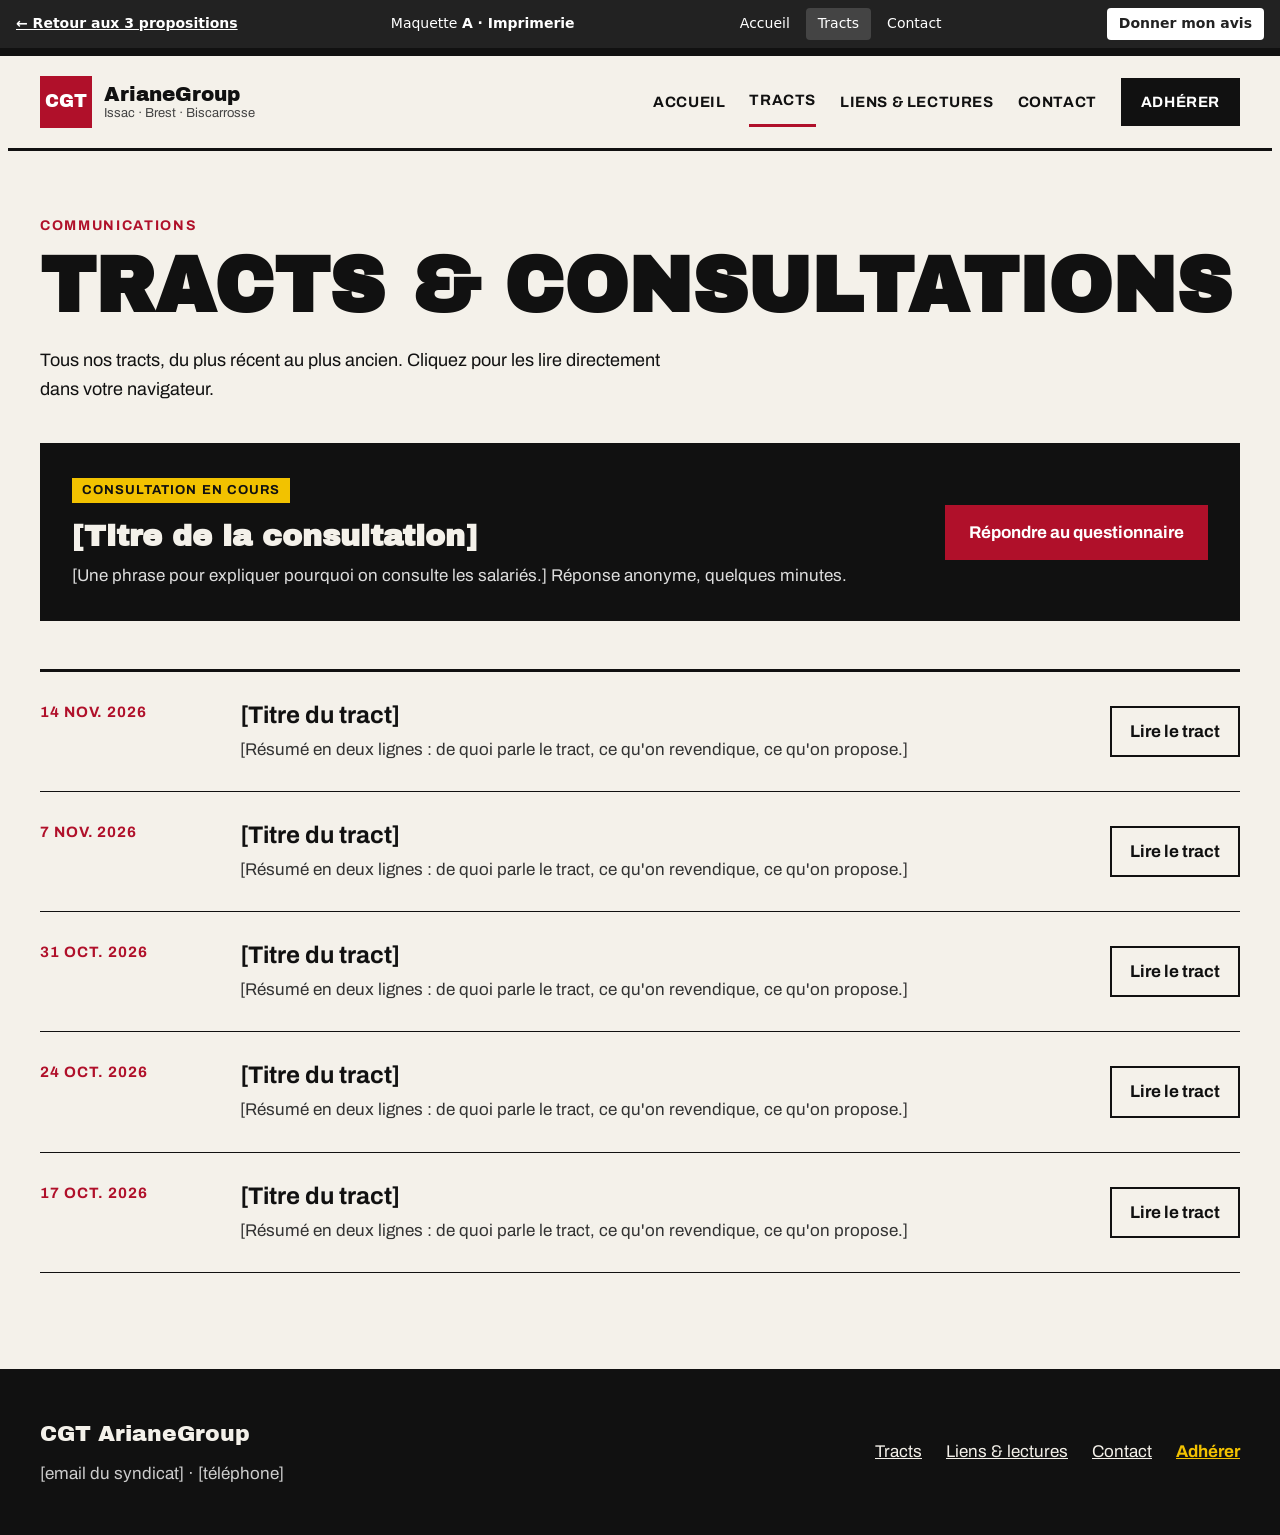
<file: a-tracts.html>
<!doctype html>
<html lang="fr">
<head>
<meta charset="utf-8">
<meta name="viewport" content="width=device-width, initial-scale=1">
<meta name="robots" content="noindex">
<title>A · Imprimerie — Tracts — maquette</title>
<link rel="preconnect" href="https://fonts.googleapis.com">
<link href="https://fonts.googleapis.com/css2?family=Archivo+Black&amp;family=Archivo:wght@400;500;700&amp;display=swap" rel="stylesheet">
<style>
body{margin:0;background:#F4F1EA}
a{color:#111}a:hover{color:#B0102A}
</style>
</head>
<body>
<div style="position:sticky;top:0;z-index:1000;background:#222;color:#fff;font:14px/1.4 system-ui,sans-serif;display:flex;flex-wrap:wrap;gap:8px 20px;align-items:center;justify-content:space-between;padding:8px 16px">
<a href="index.html" style="color:#fff;font-weight:600">← Retour aux 3 propositions</a>
<span>Maquette <strong>A · Imprimerie</strong></span>
<nav aria-label="Pages de la maquette" style="display:flex;gap:4px"><a href="a-accueil.html" style="padding:6px 12px;border-radius:4px;text-decoration:none;color:#fff;">Accueil</a><a href="a-tracts.html" style="padding:6px 12px;border-radius:4px;text-decoration:none;color:#fff;background:#444;">Tracts</a><a href="a-contact.html" style="padding:6px 12px;border-radius:4px;text-decoration:none;color:#fff;">Contact</a></nav>
<a href="index.html#avis" style="background:#fff;color:#222;padding:6px 12px;border-radius:4px;font-weight:700;text-decoration:none">Donner mon avis</a>
</div>
<div style="background: #F4F1EA; color: #111111; font-family: 'Archivo', system-ui, sans-serif; font-size: 17px; line-height: 1.6">

  <div style="height: 8px; background: #111111"></div>

  <header style="max-width: 1200px; margin: 0 auto; padding: 20px 32px; display: flex; flex-wrap: wrap; align-items: center; justify-content: space-between; gap: 16px; border-bottom: 3px solid #111111">
    <a href="a-accueil.html" style="display: flex; align-items: center; gap: 12px; text-decoration: none">
      <span style="display: inline-flex; align-items: center; justify-content: center; width: 52px; height: 52px; background: #B0102A; color: #FFFFFF; font-family: 'Archivo Black', sans-serif; font-size: 18px">CGT</span>
      <span style="display: flex; flex-direction: column; line-height: 1.15">
        <span style="font-family: 'Archivo Black', sans-serif; font-size: 20px; color: #111111">ArianeGroup</span>
        <span style="font-size: 13px; color: #444444">Issac · Brest · Biscarrosse</span>
      </span>
    </a>
    <nav aria-label="Navigation principale" style="display: flex; flex-wrap: wrap; align-items: center; gap: 4px 24px; font-weight: 700; font-size: 15px; text-transform: uppercase; letter-spacing: 0.04em">
      <a href="a-accueil.html" style="text-decoration: none; padding: 12px 0">Accueil</a>
      <a href="#" style="text-decoration: none; padding: 12px 0; border-bottom: 3px solid #B0102A">Tracts</a>
      <a href="#" style="text-decoration: none; padding: 12px 0">Liens &amp; lectures</a>
      <a href="a-contact.html" style="text-decoration: none; padding: 12px 0">Contact</a>
      <a href="#" style="text-decoration: none; padding: 12px 20px; background: #111111; color: #FFFFFF">Adhérer</a>
    </nav>
  </header>

  <section style="max-width: 1200px; margin: 0 auto; padding: 64px 32px 40px">
    <p style="margin: 0 0 12px; font-weight: 700; text-transform: uppercase; letter-spacing: 0.12em; font-size: 14px; color: #B0102A">Communications</p>
    <h1 style="margin: 0; font-family: 'Archivo Black', sans-serif; font-size: clamp(44px, 6vw, 80px); line-height: 1; text-transform: uppercase">Tracts &amp; consultations</h1>
    <p style="margin: 20px 0 0; max-width: 640px; font-size: 18px">Tous nos tracts, du plus récent au plus ancien. Cliquez pour les lire directement dans votre navigateur.</p>
  </section>

  <section style="max-width: 1200px; margin: 0 auto; padding: 0 32px 48px">
    <div style="background: #111111; color: #F4F1EA; padding: 32px; display: flex; flex-wrap: wrap; gap: 24px 48px; align-items: center">
      <div style="flex: 999 1 520px; min-width: 0">
        <p style="margin: 0 0 8px; display: inline-block; padding: 2px 10px; background: #F2C200; color: #111111; font-weight: 700; font-size: 13px; text-transform: uppercase; letter-spacing: 0.08em">Consultation en cours</p>
        <h2 style="margin: 8px 0 8px; font-family: 'Archivo Black', sans-serif; font-size: 30px; line-height: 1.15">[Titre de la consultation]</h2>
        <p style="margin: 0; color: #DDDDDD">[Une phrase pour expliquer pourquoi on consulte les salariés.] Réponse anonyme, quelques minutes.</p>
      </div>
      <a href="#" style="flex: 0 0 auto; display: inline-block; padding: 14px 24px; background: #B0102A; color: #FFFFFF; font-weight: 700; text-decoration: none">Répondre au questionnaire</a>
    </div>
  </section>

  <section style="max-width: 1200px; margin: 0 auto; padding: 0 32px 96px">
    <div style="border-top: 3px solid #111111">

      <article style="display: flex; flex-wrap: wrap; gap: 12px 40px; padding: 28px 0; border-bottom: 1px solid #111111">
        <p style="flex: 0 0 160px; margin: 0; font-weight: 700; font-size: 15px; text-transform: uppercase; letter-spacing: 0.06em; color: #B0102A">14 nov. 2026</p>
        <div style="flex: 999 1 480px; min-width: 0">
          <h2 style="margin: 0 0 6px; font-size: 24px; font-weight: 700; line-height: 1.25">[Titre du tract]</h2>
          <p style="margin: 0; color: #333333">[Résumé en deux lignes : de quoi parle le tract, ce qu'on revendique, ce qu'on propose.]</p>
        </div>
        <a href="#" style="flex: 0 0 auto; align-self: center; padding: 10px 18px; border: 2px solid #111111; font-weight: 700; text-decoration: none">Lire le tract</a>
      </article>

      <article style="display: flex; flex-wrap: wrap; gap: 12px 40px; padding: 28px 0; border-bottom: 1px solid #111111">
        <p style="flex: 0 0 160px; margin: 0; font-weight: 700; font-size: 15px; text-transform: uppercase; letter-spacing: 0.06em; color: #B0102A">7 nov. 2026</p>
        <div style="flex: 999 1 480px; min-width: 0">
          <h2 style="margin: 0 0 6px; font-size: 24px; font-weight: 700; line-height: 1.25">[Titre du tract]</h2>
          <p style="margin: 0; color: #333333">[Résumé en deux lignes : de quoi parle le tract, ce qu'on revendique, ce qu'on propose.]</p>
        </div>
        <a href="#" style="flex: 0 0 auto; align-self: center; padding: 10px 18px; border: 2px solid #111111; font-weight: 700; text-decoration: none">Lire le tract</a>
      </article>

      <article style="display: flex; flex-wrap: wrap; gap: 12px 40px; padding: 28px 0; border-bottom: 1px solid #111111">
        <p style="flex: 0 0 160px; margin: 0; font-weight: 700; font-size: 15px; text-transform: uppercase; letter-spacing: 0.06em; color: #B0102A">31 oct. 2026</p>
        <div style="flex: 999 1 480px; min-width: 0">
          <h2 style="margin: 0 0 6px; font-size: 24px; font-weight: 700; line-height: 1.25">[Titre du tract]</h2>
          <p style="margin: 0; color: #333333">[Résumé en deux lignes : de quoi parle le tract, ce qu'on revendique, ce qu'on propose.]</p>
        </div>
        <a href="#" style="flex: 0 0 auto; align-self: center; padding: 10px 18px; border: 2px solid #111111; font-weight: 700; text-decoration: none">Lire le tract</a>
      </article>

      <article style="display: flex; flex-wrap: wrap; gap: 12px 40px; padding: 28px 0; border-bottom: 1px solid #111111">
        <p style="flex: 0 0 160px; margin: 0; font-weight: 700; font-size: 15px; text-transform: uppercase; letter-spacing: 0.06em; color: #B0102A">24 oct. 2026</p>
        <div style="flex: 999 1 480px; min-width: 0">
          <h2 style="margin: 0 0 6px; font-size: 24px; font-weight: 700; line-height: 1.25">[Titre du tract]</h2>
          <p style="margin: 0; color: #333333">[Résumé en deux lignes : de quoi parle le tract, ce qu'on revendique, ce qu'on propose.]</p>
        </div>
        <a href="#" style="flex: 0 0 auto; align-self: center; padding: 10px 18px; border: 2px solid #111111; font-weight: 700; text-decoration: none">Lire le tract</a>
      </article>

      <article style="display: flex; flex-wrap: wrap; gap: 12px 40px; padding: 28px 0; border-bottom: 1px solid #111111">
        <p style="flex: 0 0 160px; margin: 0; font-weight: 700; font-size: 15px; text-transform: uppercase; letter-spacing: 0.06em; color: #B0102A">17 oct. 2026</p>
        <div style="flex: 999 1 480px; min-width: 0">
          <h2 style="margin: 0 0 6px; font-size: 24px; font-weight: 700; line-height: 1.25">[Titre du tract]</h2>
          <p style="margin: 0; color: #333333">[Résumé en deux lignes : de quoi parle le tract, ce qu'on revendique, ce qu'on propose.]</p>
        </div>
        <a href="#" style="flex: 0 0 auto; align-self: center; padding: 10px 18px; border: 2px solid #111111; font-weight: 700; text-decoration: none">Lire le tract</a>
      </article>

    </div>
  </section>

  <footer style="background: #111111; color: #F4F1EA">
    <div style="max-width: 1200px; margin: 0 auto; padding: 48px 32px; display: flex; flex-wrap: wrap; gap: 32px; justify-content: space-between">
      <div style="flex: 1 1 320px">
        <p style="margin: 0 0 8px; font-family: 'Archivo Black', sans-serif; font-size: 22px">CGT ArianeGroup</p>
        <p style="margin: 0; color: #CCCCCC">[email du syndicat] · [téléphone]</p>
      </div>
      <nav aria-label="Pied de page" style="display: flex; flex-wrap: wrap; gap: 8px 24px; align-items: center">
        <a href="#" style="color: #F4F1EA">Tracts</a>
        <a href="#" style="color: #F4F1EA">Liens &amp; lectures</a>
        <a href="a-contact.html" style="color: #F4F1EA">Contact</a>
        <a href="#" style="color: #F2C200; font-weight: 700">Adhérer</a>
      </nav>
    </div>
  </footer>
</div>
</body>
</html>
</file>
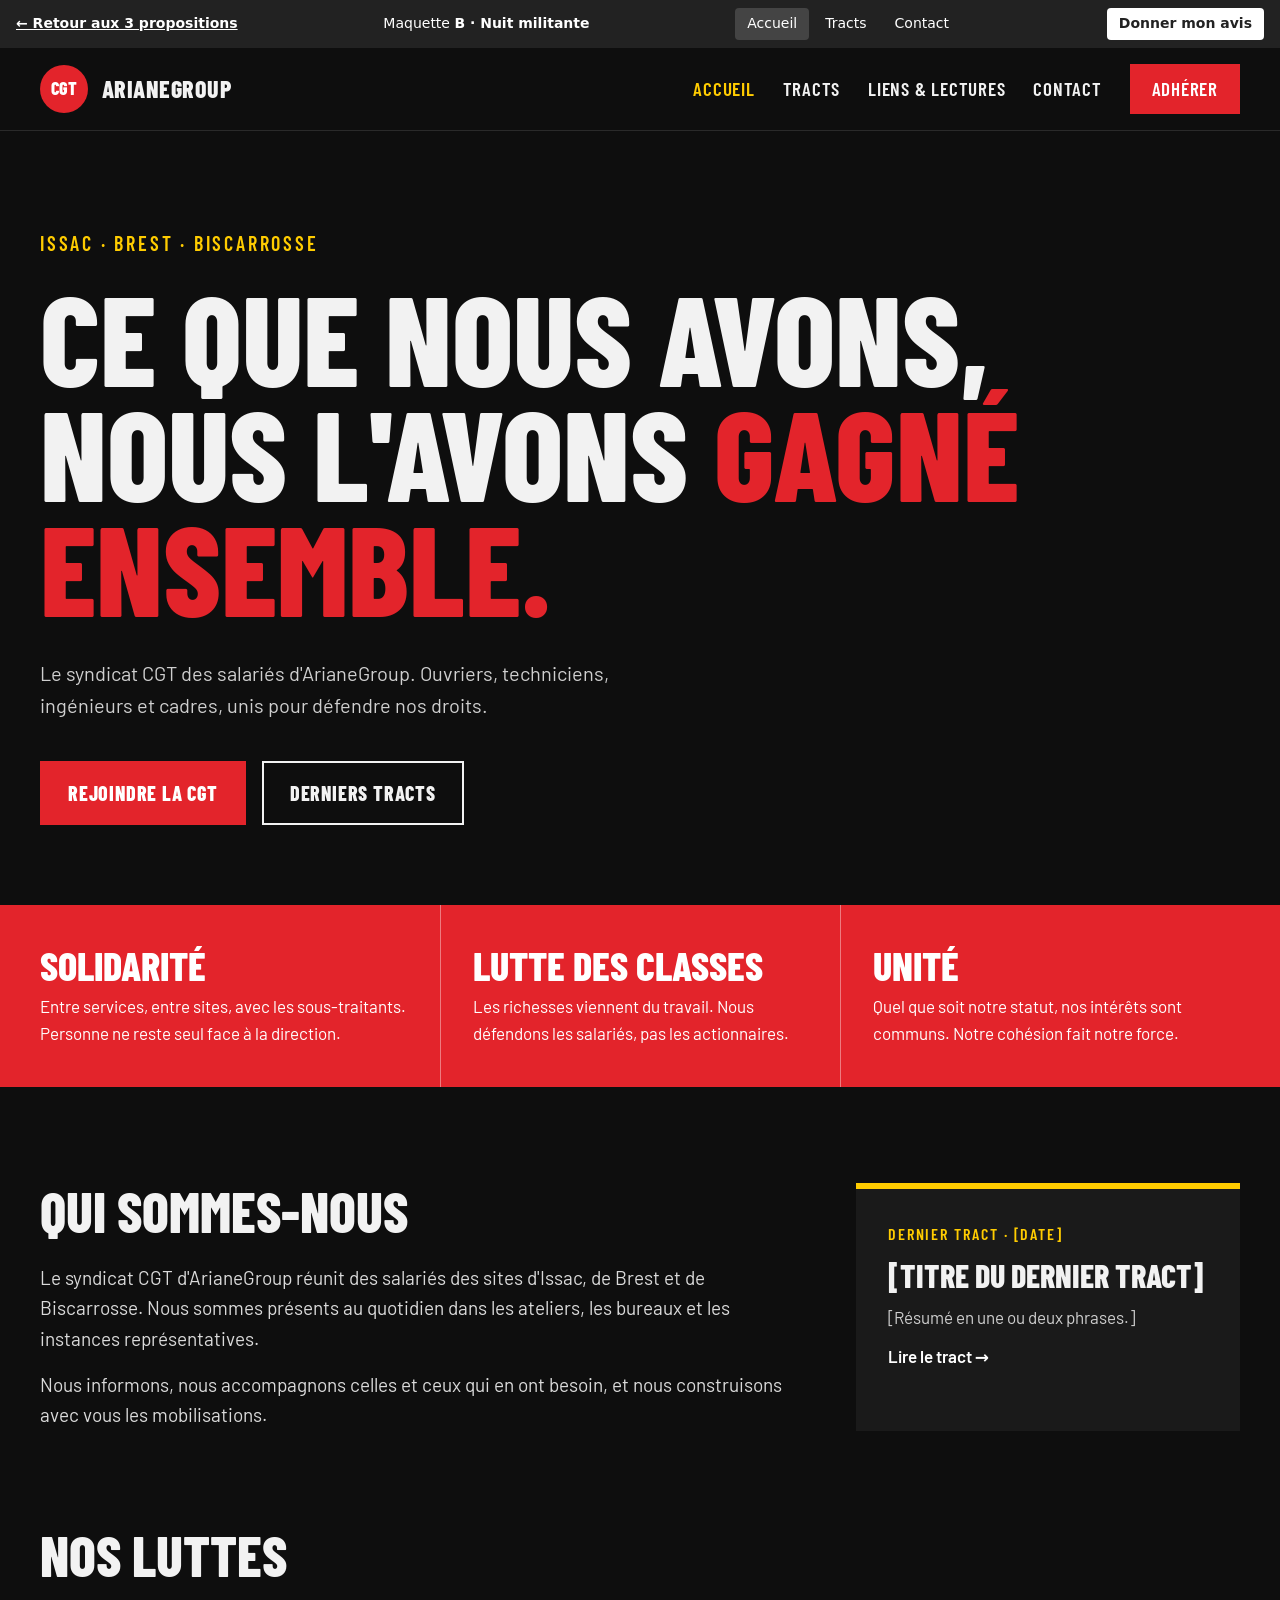
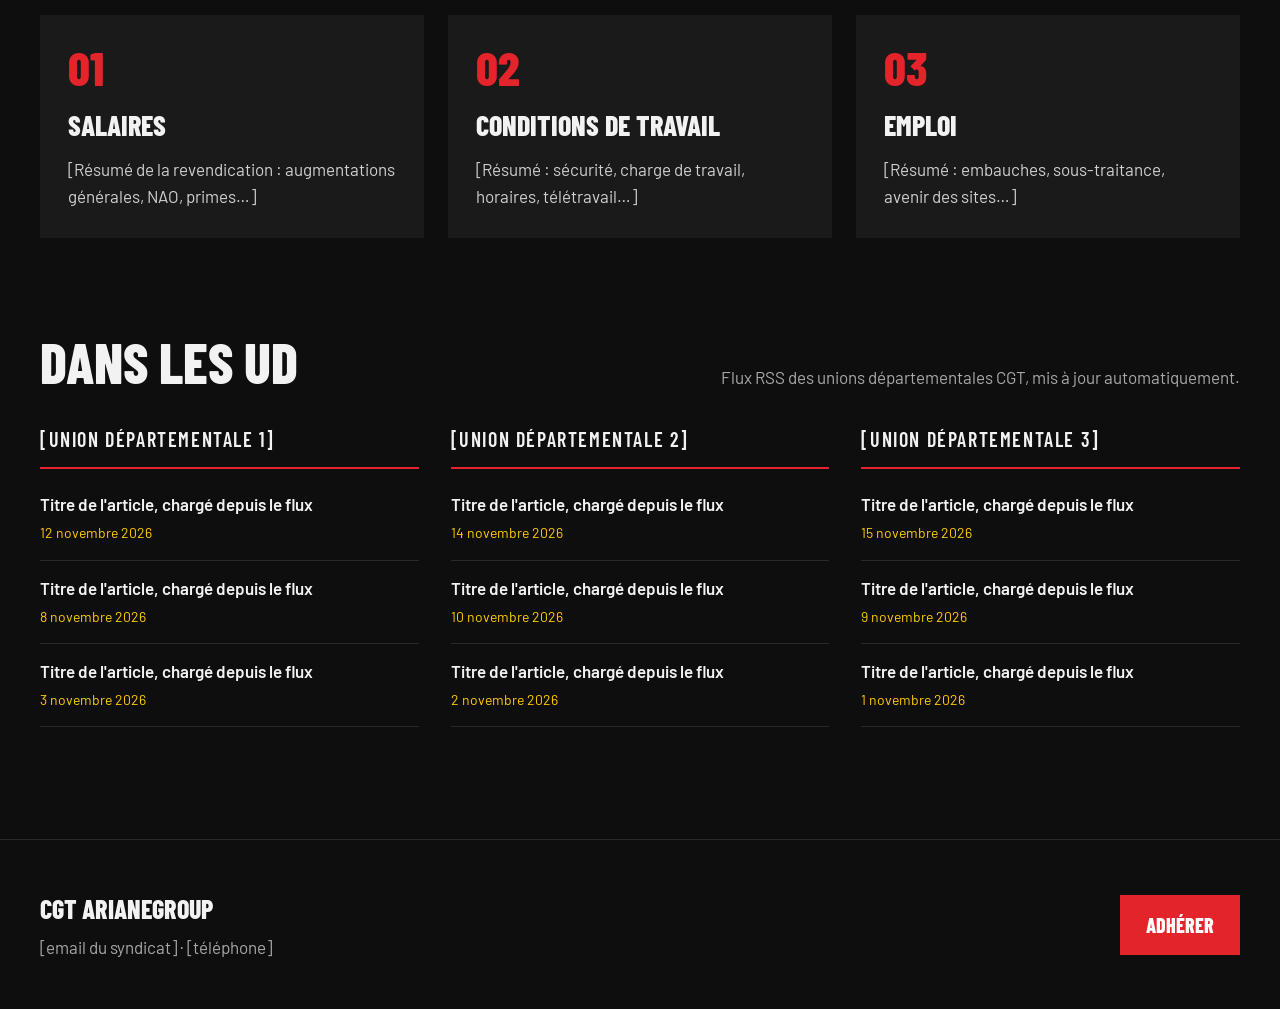
<file: b-accueil.html>
<!doctype html>
<html lang="fr">
<head>
<meta charset="utf-8">
<meta name="viewport" content="width=device-width, initial-scale=1">
<meta name="robots" content="noindex">
<title>B · Nuit militante — Accueil — maquette</title>
<link rel="preconnect" href="https://fonts.googleapis.com">
<link href="https://fonts.googleapis.com/css2?family=Barlow+Condensed:wght@600;800&amp;family=Barlow:wght@400;500;600&amp;display=swap" rel="stylesheet">
<style>
body{margin:0;background:#0E0E0E}
a{color:#F2F2F2}a:hover{color:#FFCC00}
</style>
</head>
<body>
<div style="position:sticky;top:0;z-index:1000;background:#222;color:#fff;font:14px/1.4 system-ui,sans-serif;display:flex;flex-wrap:wrap;gap:8px 20px;align-items:center;justify-content:space-between;padding:8px 16px">
<a href="index.html" style="color:#fff;font-weight:600">← Retour aux 3 propositions</a>
<span>Maquette <strong>B · Nuit militante</strong></span>
<nav aria-label="Pages de la maquette" style="display:flex;gap:4px"><a href="b-accueil.html" style="padding:6px 12px;border-radius:4px;text-decoration:none;color:#fff;background:#444;">Accueil</a><a href="b-tracts.html" style="padding:6px 12px;border-radius:4px;text-decoration:none;color:#fff;">Tracts</a><a href="b-contact.html" style="padding:6px 12px;border-radius:4px;text-decoration:none;color:#fff;">Contact</a></nav>
<a href="index.html#avis" style="background:#fff;color:#222;padding:6px 12px;border-radius:4px;font-weight:700;text-decoration:none">Donner mon avis</a>
</div>
<div style="background: #0E0E0E; color: #F2F2F2; font-family: 'Barlow', system-ui, sans-serif; font-size: 17px; line-height: 1.6">

  <header style="border-bottom: 1px solid #2A2A2A">
    <div style="max-width: 1200px; margin: 0 auto; padding: 16px 32px; display: flex; flex-wrap: wrap; align-items: center; justify-content: space-between; gap: 16px">
      <a href="#" style="display: flex; align-items: center; gap: 14px; text-decoration: none">
        <span style="display: inline-flex; align-items: center; justify-content: center; width: 48px; height: 48px; border-radius: 50%; background: #E3242B; color: #FFFFFF; font-family: 'Barlow Condensed', sans-serif; font-weight: 800; font-size: 18px">CGT</span>
        <span style="font-family: 'Barlow Condensed', sans-serif; font-weight: 800; font-size: 24px; text-transform: uppercase; letter-spacing: 0.02em">ArianeGroup</span>
      </a>
      <nav aria-label="Navigation principale" style="display: flex; flex-wrap: wrap; align-items: center; gap: 4px 28px; font-family: 'Barlow Condensed', sans-serif; font-weight: 600; font-size: 19px; text-transform: uppercase; letter-spacing: 0.04em">
        <a href="#" style="text-decoration: none; padding: 10px 0; color: #FFCC00">Accueil</a>
        <a href="b-tracts.html" style="text-decoration: none; padding: 10px 0">Tracts</a>
        <a href="#" style="text-decoration: none; padding: 10px 0">Liens &amp; lectures</a>
        <a href="b-contact.html" style="text-decoration: none; padding: 10px 0">Contact</a>
        <a href="#" style="text-decoration: none; padding: 10px 22px; background: #E3242B; color: #FFFFFF">Adhérer</a>
      </nav>
    </div>
  </header>

  <section style="max-width: 1200px; margin: 0 auto; padding: 96px 32px 80px">
    <p style="margin: 0 0 20px; font-family: 'Barlow Condensed', sans-serif; font-weight: 600; font-size: 20px; text-transform: uppercase; letter-spacing: 0.14em; color: #FFCC00">Issac · Brest · Biscarrosse</p>
    <h1 style="margin: 0; max-width: 980px; font-family: 'Barlow Condensed', sans-serif; font-weight: 800; font-size: clamp(56px, 10vw, 136px); line-height: 0.9; text-transform: uppercase">Ce que nous avons, nous l'avons <span style="color: #E3242B">gagné ensemble.</span></h1>
    <p style="margin: 32px 0 0; max-width: 620px; font-size: 20px; color: #CFCFCF">Le syndicat CGT des salariés d'ArianeGroup. Ouvriers, techniciens, ingénieurs et cadres, unis pour défendre nos droits.</p>
    <div style="margin-top: 40px; display: flex; flex-wrap: wrap; gap: 16px">
      <a href="#" style="display: inline-block; padding: 16px 28px; background: #E3242B; color: #FFFFFF; font-family: 'Barlow Condensed', sans-serif; font-weight: 800; font-size: 20px; text-transform: uppercase; letter-spacing: 0.04em; text-decoration: none">Rejoindre la CGT</a>
      <a href="b-tracts.html" style="display: inline-block; padding: 14px 26px; border: 2px solid #F2F2F2; font-family: 'Barlow Condensed', sans-serif; font-weight: 800; font-size: 20px; text-transform: uppercase; letter-spacing: 0.04em; text-decoration: none">Derniers tracts</a>
    </div>
  </section>

  <section style="background: #E3242B; color: #FFFFFF">
    <div style="max-width: 1200px; margin: 0 auto; padding: 0 32px; display: grid; grid-template-columns: repeat(auto-fit, minmax(260px, 1fr))">
      <div style="padding: 40px 32px 40px 0">
        <h2 style="margin: 0 0 8px; font-family: 'Barlow Condensed', sans-serif; font-weight: 800; font-size: 40px; text-transform: uppercase; line-height: 1">Solidarité</h2>
        <p style="margin: 0">Entre services, entre sites, avec les sous-traitants. Personne ne reste seul face à la direction.</p>
      </div>
      <div style="padding: 40px 32px; border-left: 1px solid rgba(255,255,255,0.4)">
        <h2 style="margin: 0 0 8px; font-family: 'Barlow Condensed', sans-serif; font-weight: 800; font-size: 40px; text-transform: uppercase; line-height: 1">Lutte des classes</h2>
        <p style="margin: 0">Les richesses viennent du travail. Nous défendons les salariés, pas les actionnaires.</p>
      </div>
      <div style="padding: 40px 32px; border-left: 1px solid rgba(255,255,255,0.4)">
        <h2 style="margin: 0 0 8px; font-family: 'Barlow Condensed', sans-serif; font-weight: 800; font-size: 40px; text-transform: uppercase; line-height: 1">Unité</h2>
        <p style="margin: 0">Quel que soit notre statut, nos intérêts sont communs. Notre cohésion fait notre force.</p>
      </div>
    </div>
  </section>

  <section style="max-width: 1200px; margin: 0 auto; padding: 96px 32px 48px; display: flex; flex-wrap: wrap; gap: 48px">
    <div style="flex: 999 1 560px; min-width: 0">
      <h2 style="margin: 0 0 24px; font-family: 'Barlow Condensed', sans-serif; font-weight: 800; font-size: 56px; text-transform: uppercase; line-height: 1">Qui sommes-nous</h2>
      <p style="margin: 0 0 16px; font-size: 19px; color: #DADADA">Le syndicat CGT d'ArianeGroup réunit des salariés des sites d'Issac, de Brest et de Biscarrosse. Nous sommes présents au quotidien dans les ateliers, les bureaux et les instances représentatives.</p>
      <p style="margin: 0; font-size: 19px; color: #DADADA">Nous informons, nous accompagnons celles et ceux qui en ont besoin, et nous construisons avec vous les mobilisations.</p>
    </div>
    <a href="b-tracts.html" style="flex: 1 1 320px; min-width: 0; display: flex; flex-direction: column; gap: 12px; padding: 32px; background: #1A1A1A; border-top: 6px solid #FFCC00; text-decoration: none">
      <span style="font-family: 'Barlow Condensed', sans-serif; font-weight: 600; font-size: 16px; text-transform: uppercase; letter-spacing: 0.12em; color: #FFCC00">Dernier tract · [date]</span>
      <span style="font-family: 'Barlow Condensed', sans-serif; font-weight: 800; font-size: 32px; line-height: 1.05; text-transform: uppercase">[Titre du dernier tract]</span>
      <span style="color: #CFCFCF">[Résumé en une ou deux phrases.]</span>
      <span style="font-weight: 600; color: #FFFFFF">Lire le tract →</span>
    </a>
  </section>

  <section style="max-width: 1200px; margin: 0 auto; padding: 48px 32px">
    <h2 style="margin: 0 0 32px; font-family: 'Barlow Condensed', sans-serif; font-weight: 800; font-size: 56px; text-transform: uppercase; line-height: 1">Nos luttes</h2>
    <div style="display: grid; grid-template-columns: repeat(auto-fit, minmax(280px, 1fr)); gap: 24px">
      <div style="padding: 28px; background: #1A1A1A">
        <p style="margin: 0 0 12px; font-family: 'Barlow Condensed', sans-serif; font-weight: 800; font-size: 48px; line-height: 1; color: #E3242B">01</p>
        <h3 style="margin: 0 0 8px; font-family: 'Barlow Condensed', sans-serif; font-weight: 800; font-size: 28px; text-transform: uppercase">Salaires</h3>
        <p style="margin: 0; color: #CFCFCF">[Résumé de la revendication : augmentations générales, NAO, primes…]</p>
      </div>
      <div style="padding: 28px; background: #1A1A1A">
        <p style="margin: 0 0 12px; font-family: 'Barlow Condensed', sans-serif; font-weight: 800; font-size: 48px; line-height: 1; color: #E3242B">02</p>
        <h3 style="margin: 0 0 8px; font-family: 'Barlow Condensed', sans-serif; font-weight: 800; font-size: 28px; text-transform: uppercase">Conditions de travail</h3>
        <p style="margin: 0; color: #CFCFCF">[Résumé : sécurité, charge de travail, horaires, télétravail…]</p>
      </div>
      <div style="padding: 28px; background: #1A1A1A">
        <p style="margin: 0 0 12px; font-family: 'Barlow Condensed', sans-serif; font-weight: 800; font-size: 48px; line-height: 1; color: #E3242B">03</p>
        <h3 style="margin: 0 0 8px; font-family: 'Barlow Condensed', sans-serif; font-weight: 800; font-size: 28px; text-transform: uppercase">Emploi</h3>
        <p style="margin: 0; color: #CFCFCF">[Résumé : embauches, sous-traitance, avenir des sites…]</p>
      </div>
    </div>
  </section>

  <section style="max-width: 1200px; margin: 0 auto; padding: 48px 32px 112px">
    <div style="display: flex; flex-wrap: wrap; gap: 8px 32px; align-items: baseline; justify-content: space-between; margin-bottom: 32px">
      <h2 style="margin: 0; font-family: 'Barlow Condensed', sans-serif; font-weight: 800; font-size: 56px; text-transform: uppercase; line-height: 1">Dans les UD</h2>
      <p style="margin: 0; color: #A8A8A8">Flux RSS des unions départementales CGT, mis à jour automatiquement.</p>
    </div>
    <div style="display: grid; grid-template-columns: repeat(auto-fit, minmax(280px, 1fr)); gap: 32px">
      <div>
        <h3 style="margin: 0 0 8px; padding-bottom: 12px; border-bottom: 2px solid #E3242B; font-family: 'Barlow Condensed', sans-serif; font-weight: 600; font-size: 20px; text-transform: uppercase; letter-spacing: 0.08em">[Union départementale 1]</h3>
        <a href="#" style="display: block; padding: 14px 0; border-bottom: 1px solid #2A2A2A; text-decoration: none"><span style="display: block; font-weight: 600">Titre de l'article, chargé depuis le flux</span><span style="font-size: 14px; color: #FFCC00">12 novembre 2026</span></a>
        <a href="#" style="display: block; padding: 14px 0; border-bottom: 1px solid #2A2A2A; text-decoration: none"><span style="display: block; font-weight: 600">Titre de l'article, chargé depuis le flux</span><span style="font-size: 14px; color: #FFCC00">8 novembre 2026</span></a>
        <a href="#" style="display: block; padding: 14px 0; border-bottom: 1px solid #2A2A2A; text-decoration: none"><span style="display: block; font-weight: 600">Titre de l'article, chargé depuis le flux</span><span style="font-size: 14px; color: #FFCC00">3 novembre 2026</span></a>
      </div>
      <div>
        <h3 style="margin: 0 0 8px; padding-bottom: 12px; border-bottom: 2px solid #E3242B; font-family: 'Barlow Condensed', sans-serif; font-weight: 600; font-size: 20px; text-transform: uppercase; letter-spacing: 0.08em">[Union départementale 2]</h3>
        <a href="#" style="display: block; padding: 14px 0; border-bottom: 1px solid #2A2A2A; text-decoration: none"><span style="display: block; font-weight: 600">Titre de l'article, chargé depuis le flux</span><span style="font-size: 14px; color: #FFCC00">14 novembre 2026</span></a>
        <a href="#" style="display: block; padding: 14px 0; border-bottom: 1px solid #2A2A2A; text-decoration: none"><span style="display: block; font-weight: 600">Titre de l'article, chargé depuis le flux</span><span style="font-size: 14px; color: #FFCC00">10 novembre 2026</span></a>
        <a href="#" style="display: block; padding: 14px 0; border-bottom: 1px solid #2A2A2A; text-decoration: none"><span style="display: block; font-weight: 600">Titre de l'article, chargé depuis le flux</span><span style="font-size: 14px; color: #FFCC00">2 novembre 2026</span></a>
      </div>
      <div>
        <h3 style="margin: 0 0 8px; padding-bottom: 12px; border-bottom: 2px solid #E3242B; font-family: 'Barlow Condensed', sans-serif; font-weight: 600; font-size: 20px; text-transform: uppercase; letter-spacing: 0.08em">[Union départementale 3]</h3>
        <a href="#" style="display: block; padding: 14px 0; border-bottom: 1px solid #2A2A2A; text-decoration: none"><span style="display: block; font-weight: 600">Titre de l'article, chargé depuis le flux</span><span style="font-size: 14px; color: #FFCC00">15 novembre 2026</span></a>
        <a href="#" style="display: block; padding: 14px 0; border-bottom: 1px solid #2A2A2A; text-decoration: none"><span style="display: block; font-weight: 600">Titre de l'article, chargé depuis le flux</span><span style="font-size: 14px; color: #FFCC00">9 novembre 2026</span></a>
        <a href="#" style="display: block; padding: 14px 0; border-bottom: 1px solid #2A2A2A; text-decoration: none"><span style="display: block; font-weight: 600">Titre de l'article, chargé depuis le flux</span><span style="font-size: 14px; color: #FFCC00">1 novembre 2026</span></a>
      </div>
    </div>
  </section>

  <footer style="border-top: 1px solid #2A2A2A">
    <div style="max-width: 1200px; margin: 0 auto; padding: 48px 32px; display: flex; flex-wrap: wrap; gap: 32px; justify-content: space-between; align-items: center">
      <div style="flex: 1 1 320px">
        <p style="margin: 0 0 4px; font-family: 'Barlow Condensed', sans-serif; font-weight: 800; font-size: 26px; text-transform: uppercase">CGT ArianeGroup</p>
        <p style="margin: 0; color: #A8A8A8">[email du syndicat] · [téléphone]</p>
      </div>
      <a href="#" style="display: inline-block; padding: 14px 26px; background: #E3242B; color: #FFFFFF; font-family: 'Barlow Condensed', sans-serif; font-weight: 800; font-size: 20px; text-transform: uppercase; text-decoration: none">Adhérer</a>
    </div>
  </footer>
</div>
</body>
</html>
</file>
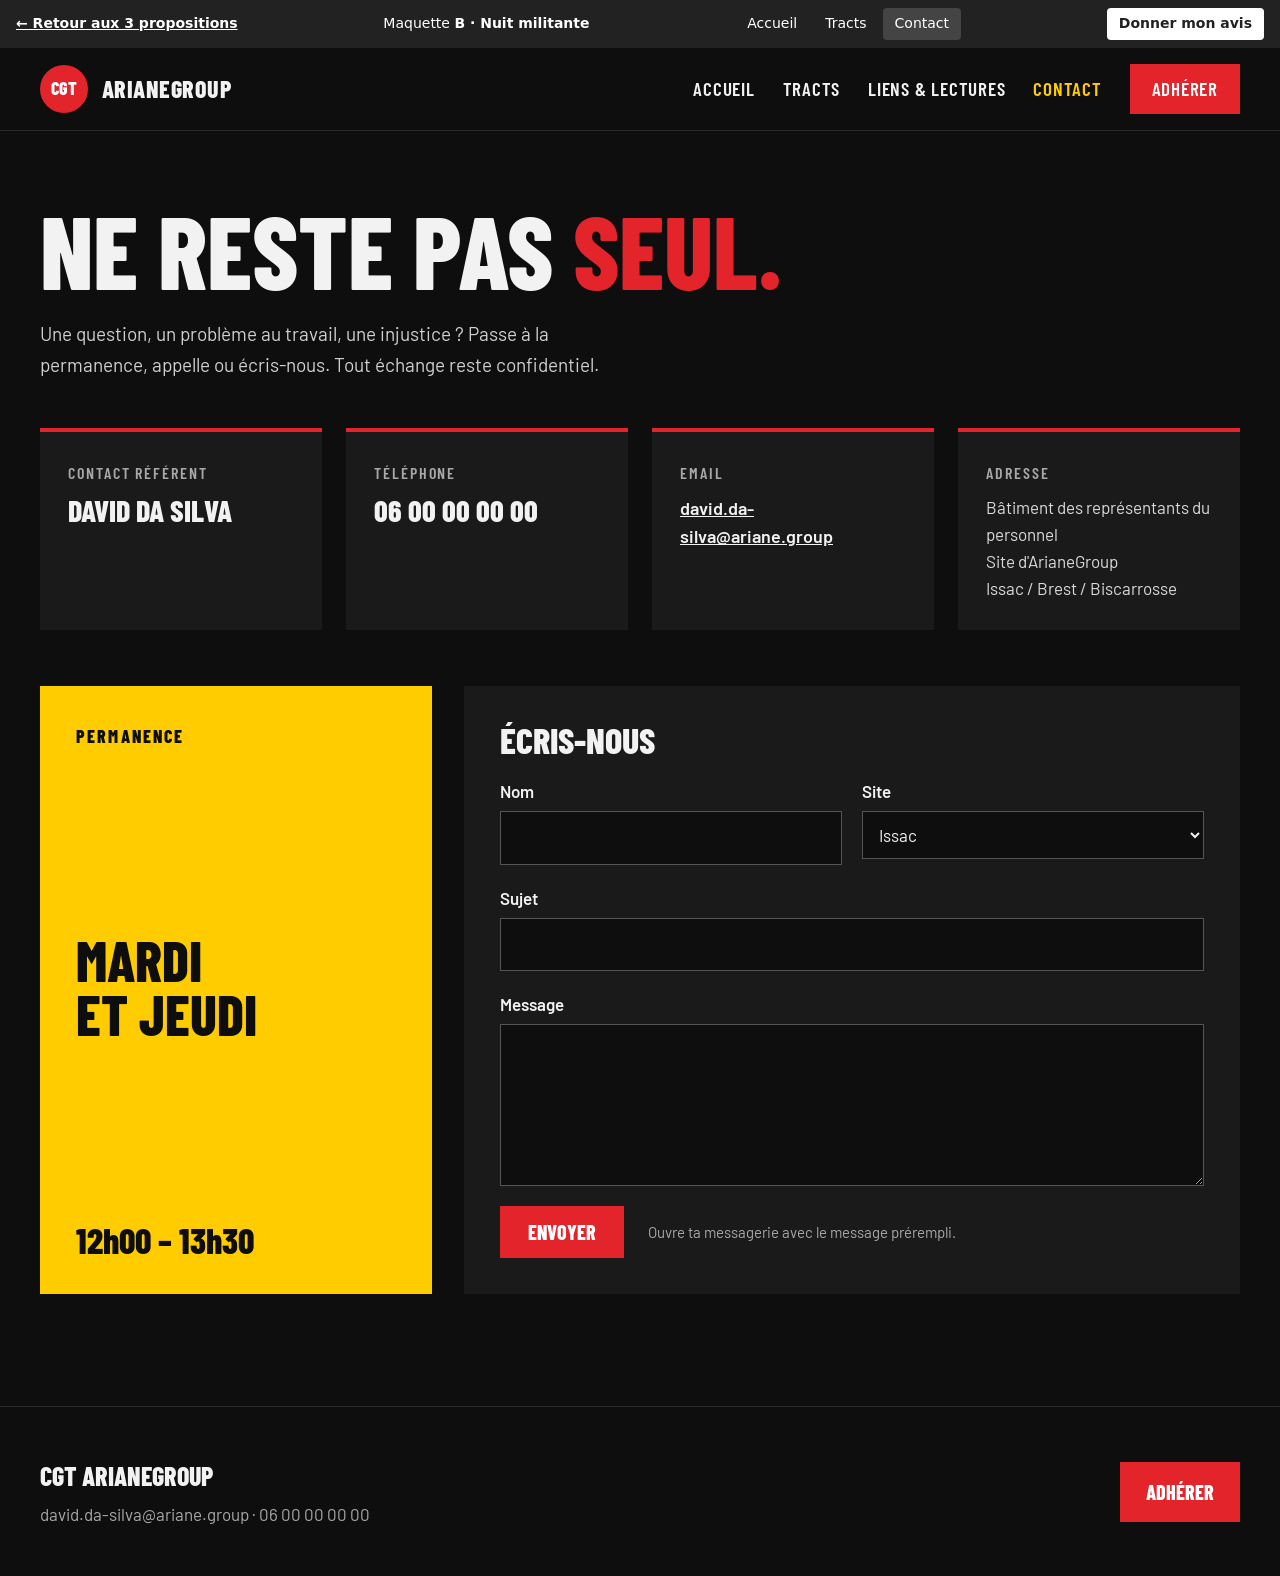
<file: b-contact.html>
<!doctype html>
<html lang="fr">
<head>
<meta charset="utf-8">
<meta name="viewport" content="width=device-width, initial-scale=1">
<meta name="robots" content="noindex">
<title>B · Nuit militante — Contact — maquette</title>
<link rel="preconnect" href="https://fonts.googleapis.com">
<link href="https://fonts.googleapis.com/css2?family=Barlow+Condensed:wght@600;800&amp;family=Barlow:wght@400;500;600&amp;display=swap" rel="stylesheet">
<style>
body{margin:0;background:#0E0E0E}
a{color:#F2F2F2}a:hover{color:#FFCC00}
</style>
</head>
<body>
<div style="position:sticky;top:0;z-index:1000;background:#222;color:#fff;font:14px/1.4 system-ui,sans-serif;display:flex;flex-wrap:wrap;gap:8px 20px;align-items:center;justify-content:space-between;padding:8px 16px">
<a href="index.html" style="color:#fff;font-weight:600">← Retour aux 3 propositions</a>
<span>Maquette <strong>B · Nuit militante</strong></span>
<nav aria-label="Pages de la maquette" style="display:flex;gap:4px"><a href="b-accueil.html" style="padding:6px 12px;border-radius:4px;text-decoration:none;color:#fff;">Accueil</a><a href="b-tracts.html" style="padding:6px 12px;border-radius:4px;text-decoration:none;color:#fff;">Tracts</a><a href="b-contact.html" style="padding:6px 12px;border-radius:4px;text-decoration:none;color:#fff;background:#444;">Contact</a></nav>
<a href="index.html#avis" style="background:#fff;color:#222;padding:6px 12px;border-radius:4px;font-weight:700;text-decoration:none">Donner mon avis</a>
</div>
<div style="background: #0E0E0E; color: #F2F2F2; font-family: 'Barlow', system-ui, sans-serif; font-size: 17px; line-height: 1.6">

  <header style="border-bottom: 1px solid #2A2A2A">
    <div style="max-width: 1200px; margin: 0 auto; padding: 16px 32px; display: flex; flex-wrap: wrap; align-items: center; justify-content: space-between; gap: 16px">
      <a href="b-accueil.html" style="display: flex; align-items: center; gap: 14px; text-decoration: none">
        <span style="display: inline-flex; align-items: center; justify-content: center; width: 48px; height: 48px; border-radius: 50%; background: #E3242B; color: #FFFFFF; font-family: 'Barlow Condensed', sans-serif; font-weight: 800; font-size: 18px">CGT</span>
        <span style="font-family: 'Barlow Condensed', sans-serif; font-weight: 800; font-size: 24px; text-transform: uppercase; letter-spacing: 0.02em">ArianeGroup</span>
      </a>
      <nav aria-label="Navigation principale" style="display: flex; flex-wrap: wrap; align-items: center; gap: 4px 28px; font-family: 'Barlow Condensed', sans-serif; font-weight: 600; font-size: 19px; text-transform: uppercase; letter-spacing: 0.04em">
        <a href="b-accueil.html" style="text-decoration: none; padding: 10px 0">Accueil</a>
        <a href="b-tracts.html" style="text-decoration: none; padding: 10px 0">Tracts</a>
        <a href="#" style="text-decoration: none; padding: 10px 0">Liens &amp; lectures</a>
        <a href="#" style="text-decoration: none; padding: 10px 0; color: #FFCC00">Contact</a>
        <a href="#" style="text-decoration: none; padding: 10px 22px; background: #E3242B; color: #FFFFFF">Adhérer</a>
      </nav>
    </div>
  </header>

  <section style="max-width: 1200px; margin: 0 auto; padding: 72px 32px 48px">
    <h1 style="margin: 0; font-family: 'Barlow Condensed', sans-serif; font-weight: 800; font-size: clamp(56px, 8vw, 112px); line-height: 0.9; text-transform: uppercase">Ne reste pas <span style="color: #E3242B">seul.</span></h1>
    <p style="margin: 24px 0 0; max-width: 620px; font-size: 19px; color: #CFCFCF">Une question, un problème au travail, une injustice ? Passe à la permanence, appelle ou écris-nous. Tout échange reste confidentiel.</p>
  </section>

  <section style="max-width: 1200px; margin: 0 auto; padding: 0 32px 56px">
    <div style="display: grid; grid-template-columns: repeat(auto-fit, minmax(240px, 1fr)); gap: 24px">
      <div style="padding: 28px; background: #1A1A1A; border-top: 4px solid #E3242B">
        <p style="margin: 0 0 8px; font-family: 'Barlow Condensed', sans-serif; font-weight: 600; font-size: 16px; text-transform: uppercase; letter-spacing: 0.12em; color: #A8A8A8">Contact référent</p>
        <p style="margin: 0; font-family: 'Barlow Condensed', sans-serif; font-weight: 800; font-size: 30px; line-height: 1.1; text-transform: uppercase">David Da Silva</p>
      </div>
      <div style="padding: 28px; background: #1A1A1A; border-top: 4px solid #E3242B">
        <p style="margin: 0 0 8px; font-family: 'Barlow Condensed', sans-serif; font-weight: 600; font-size: 16px; text-transform: uppercase; letter-spacing: 0.12em; color: #A8A8A8">Téléphone</p>
        <a href="tel:+33600000000" style="font-family: 'Barlow Condensed', sans-serif; font-weight: 800; font-size: 30px; line-height: 1.1; text-decoration: none">06 00 00 00 00</a>
      </div>
      <div style="padding: 28px; background: #1A1A1A; border-top: 4px solid #E3242B">
        <p style="margin: 0 0 8px; font-family: 'Barlow Condensed', sans-serif; font-weight: 600; font-size: 16px; text-transform: uppercase; letter-spacing: 0.12em; color: #A8A8A8">Email</p>
        <a href="mailto:david.da-silva@ariane.group" style="font-weight: 600; font-size: 18px; overflow-wrap: anywhere">david.da-silva@ariane.group</a>
      </div>
      <div style="padding: 28px; background: #1A1A1A; border-top: 4px solid #E3242B">
        <p style="margin: 0 0 8px; font-family: 'Barlow Condensed', sans-serif; font-weight: 600; font-size: 16px; text-transform: uppercase; letter-spacing: 0.12em; color: #A8A8A8">Adresse</p>
        <p style="margin: 0; color: #DADADA">Bâtiment des représentants du personnel<br>Site d'ArianeGroup<br>Issac / Brest / Biscarrosse</p>
      </div>
    </div>
  </section>

  <section style="max-width: 1200px; margin: 0 auto; padding: 0 32px 112px; display: flex; flex-wrap: wrap; gap: 32px">
    <div style="flex: 1 1 320px; min-width: 0; padding: 36px; background: #FFCC00; color: #0E0E0E; display: flex; flex-direction: column; justify-content: space-between; gap: 24px">
      <p style="margin: 0; font-family: 'Barlow Condensed', sans-serif; font-weight: 800; font-size: 18px; text-transform: uppercase; letter-spacing: 0.12em">Permanence</p>
      <p style="margin: 0; font-family: 'Barlow Condensed', sans-serif; font-weight: 800; font-size: 56px; line-height: 0.95; text-transform: uppercase">Mardi<br>et jeudi</p>
      <p style="margin: 0; font-family: 'Barlow Condensed', sans-serif; font-weight: 800; font-size: 36px; line-height: 1">12h00 – 13h30</p>
    </div>

    <form style="flex: 999 1 520px; min-width: 0; padding: 36px; background: #1A1A1A; display: flex; flex-direction: column; gap: 20px">
      <h2 style="margin: 0; font-family: 'Barlow Condensed', sans-serif; font-weight: 800; font-size: 36px; text-transform: uppercase; line-height: 1">Écris-nous</h2>
      <div style="display: flex; flex-wrap: wrap; gap: 20px">
        <label style="flex: 1 1 220px; display: flex; flex-direction: column; gap: 6px; font-weight: 600">Nom
          <input type="text" name="nom" style="font: inherit; font-weight: 400; padding: 12px; border: 1px solid #555555; background: #0E0E0E; color: #F2F2F2">
        </label>
        <label style="flex: 1 1 220px; display: flex; flex-direction: column; gap: 6px; font-weight: 600">Site
          <select name="site" style="font: inherit; font-weight: 400; padding: 12px; border: 1px solid #555555; background: #0E0E0E; color: #F2F2F2">
            <option>Issac</option>
            <option>Brest</option>
            <option>Biscarrosse</option>
          </select>
        </label>
      </div>
      <label style="display: flex; flex-direction: column; gap: 6px; font-weight: 600">Sujet
        <input type="text" name="sujet" style="font: inherit; font-weight: 400; padding: 12px; border: 1px solid #555555; background: #0E0E0E; color: #F2F2F2">
      </label>
      <label style="display: flex; flex-direction: column; gap: 6px; font-weight: 600">Message
        <textarea name="message" rows="5" style="font: inherit; font-weight: 400; padding: 12px; border: 1px solid #555555; background: #0E0E0E; color: #F2F2F2; resize: vertical"></textarea>
      </label>
      <div style="display: flex; flex-wrap: wrap; gap: 12px 24px; align-items: center">
        <button type="button" style="padding: 14px 28px; background: #E3242B; color: #FFFFFF; border: none; font-family: 'Barlow Condensed', sans-serif; font-weight: 800; font-size: 20px; text-transform: uppercase; cursor: pointer">Envoyer</button>
        <p style="margin: 0; font-size: 15px; color: #A8A8A8">Ouvre ta messagerie avec le message prérempli.</p>
      </div>
    </form>
  </section>

  <footer style="border-top: 1px solid #2A2A2A">
    <div style="max-width: 1200px; margin: 0 auto; padding: 48px 32px; display: flex; flex-wrap: wrap; gap: 32px; justify-content: space-between; align-items: center">
      <div style="flex: 1 1 320px">
        <p style="margin: 0 0 4px; font-family: 'Barlow Condensed', sans-serif; font-weight: 800; font-size: 26px; text-transform: uppercase">CGT ArianeGroup</p>
        <p style="margin: 0; color: #A8A8A8">david.da-silva@ariane.group · 06 00 00 00 00</p>
      </div>
      <a href="#" style="display: inline-block; padding: 14px 26px; background: #E3242B; color: #FFFFFF; font-family: 'Barlow Condensed', sans-serif; font-weight: 800; font-size: 20px; text-transform: uppercase; text-decoration: none">Adhérer</a>
    </div>
  </footer>
</div>
</body>
</html>
</file>
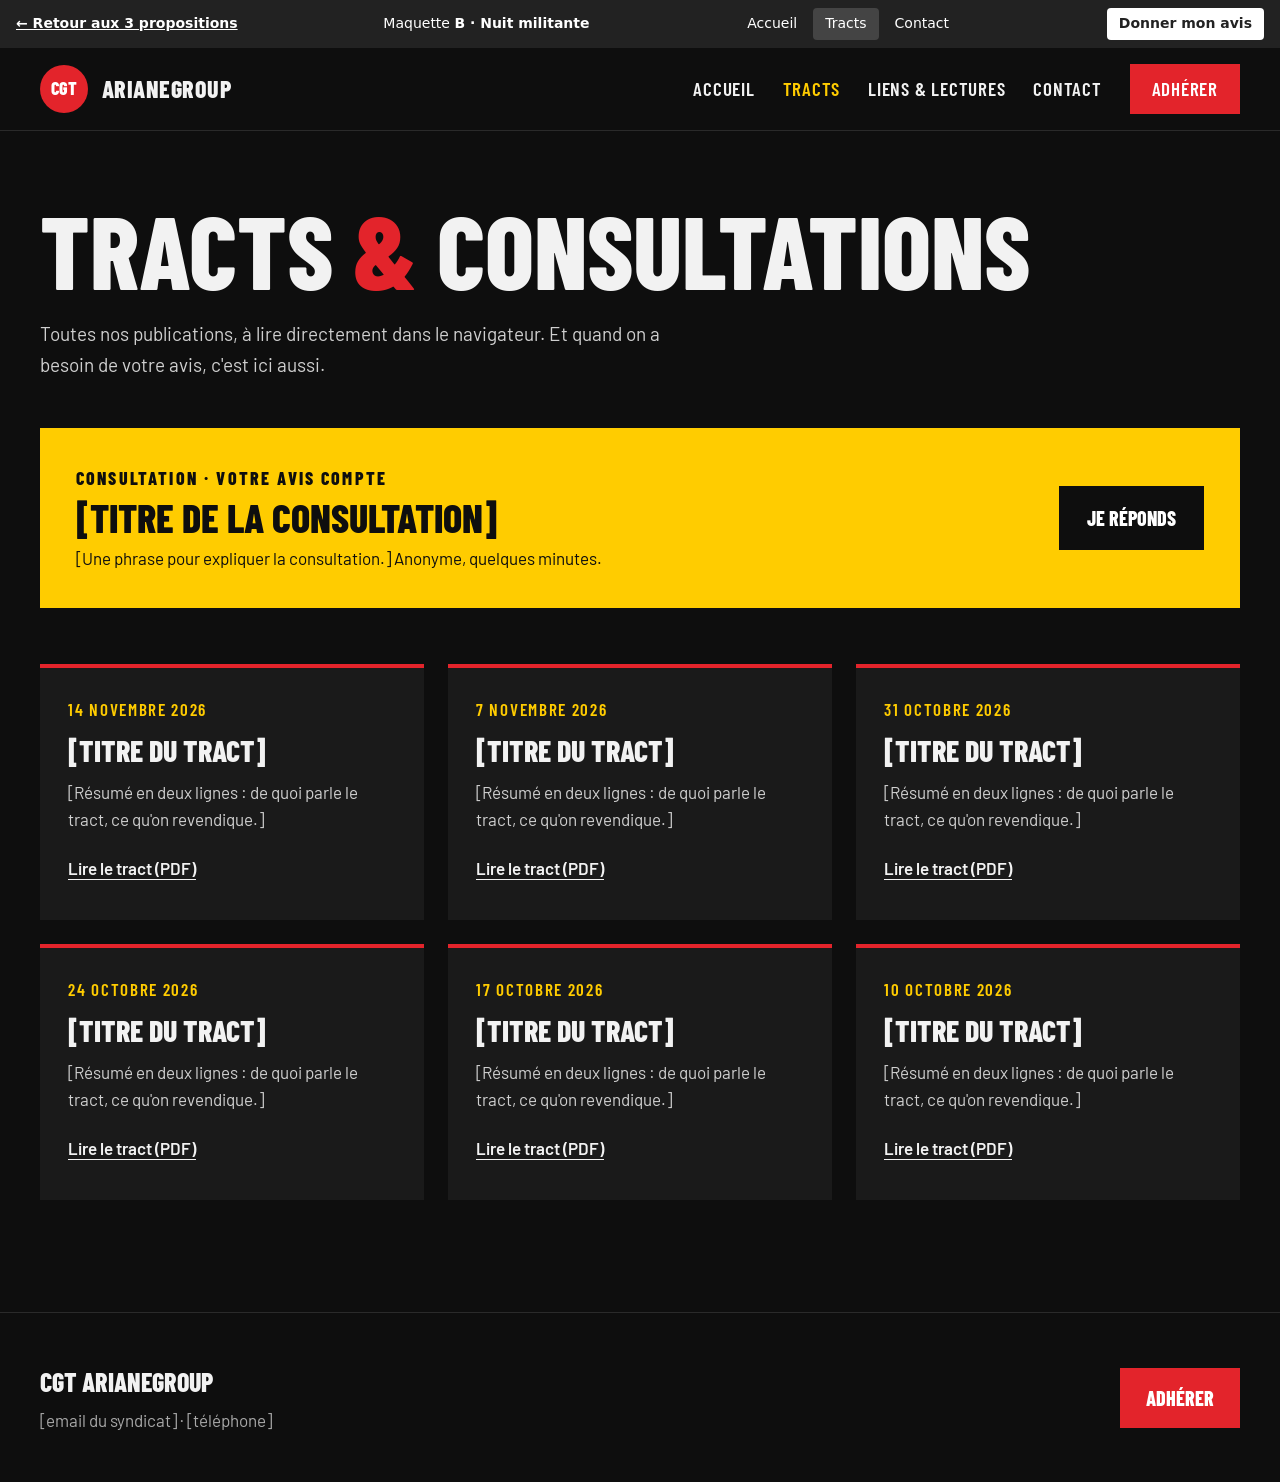
<file: b-tracts.html>
<!doctype html>
<html lang="fr">
<head>
<meta charset="utf-8">
<meta name="viewport" content="width=device-width, initial-scale=1">
<meta name="robots" content="noindex">
<title>B · Nuit militante — Tracts — maquette</title>
<link rel="preconnect" href="https://fonts.googleapis.com">
<link href="https://fonts.googleapis.com/css2?family=Barlow+Condensed:wght@600;800&amp;family=Barlow:wght@400;500;600&amp;display=swap" rel="stylesheet">
<style>
body{margin:0;background:#0E0E0E}
a{color:#F2F2F2}a:hover{color:#FFCC00}
</style>
</head>
<body>
<div style="position:sticky;top:0;z-index:1000;background:#222;color:#fff;font:14px/1.4 system-ui,sans-serif;display:flex;flex-wrap:wrap;gap:8px 20px;align-items:center;justify-content:space-between;padding:8px 16px">
<a href="index.html" style="color:#fff;font-weight:600">← Retour aux 3 propositions</a>
<span>Maquette <strong>B · Nuit militante</strong></span>
<nav aria-label="Pages de la maquette" style="display:flex;gap:4px"><a href="b-accueil.html" style="padding:6px 12px;border-radius:4px;text-decoration:none;color:#fff;">Accueil</a><a href="b-tracts.html" style="padding:6px 12px;border-radius:4px;text-decoration:none;color:#fff;background:#444;">Tracts</a><a href="b-contact.html" style="padding:6px 12px;border-radius:4px;text-decoration:none;color:#fff;">Contact</a></nav>
<a href="index.html#avis" style="background:#fff;color:#222;padding:6px 12px;border-radius:4px;font-weight:700;text-decoration:none">Donner mon avis</a>
</div>
<div style="background: #0E0E0E; color: #F2F2F2; font-family: 'Barlow', system-ui, sans-serif; font-size: 17px; line-height: 1.6">

  <header style="border-bottom: 1px solid #2A2A2A">
    <div style="max-width: 1200px; margin: 0 auto; padding: 16px 32px; display: flex; flex-wrap: wrap; align-items: center; justify-content: space-between; gap: 16px">
      <a href="b-accueil.html" style="display: flex; align-items: center; gap: 14px; text-decoration: none">
        <span style="display: inline-flex; align-items: center; justify-content: center; width: 48px; height: 48px; border-radius: 50%; background: #E3242B; color: #FFFFFF; font-family: 'Barlow Condensed', sans-serif; font-weight: 800; font-size: 18px">CGT</span>
        <span style="font-family: 'Barlow Condensed', sans-serif; font-weight: 800; font-size: 24px; text-transform: uppercase; letter-spacing: 0.02em">ArianeGroup</span>
      </a>
      <nav aria-label="Navigation principale" style="display: flex; flex-wrap: wrap; align-items: center; gap: 4px 28px; font-family: 'Barlow Condensed', sans-serif; font-weight: 600; font-size: 19px; text-transform: uppercase; letter-spacing: 0.04em">
        <a href="b-accueil.html" style="text-decoration: none; padding: 10px 0">Accueil</a>
        <a href="#" style="text-decoration: none; padding: 10px 0; color: #FFCC00">Tracts</a>
        <a href="#" style="text-decoration: none; padding: 10px 0">Liens &amp; lectures</a>
        <a href="b-contact.html" style="text-decoration: none; padding: 10px 0">Contact</a>
        <a href="#" style="text-decoration: none; padding: 10px 22px; background: #E3242B; color: #FFFFFF">Adhérer</a>
      </nav>
    </div>
  </header>

  <section style="max-width: 1200px; margin: 0 auto; padding: 72px 32px 48px">
    <h1 style="margin: 0; font-family: 'Barlow Condensed', sans-serif; font-weight: 800; font-size: clamp(56px, 8vw, 112px); line-height: 0.9; text-transform: uppercase">Tracts <span style="color: #E3242B">&amp;</span> consultations</h1>
    <p style="margin: 24px 0 0; max-width: 620px; font-size: 19px; color: #CFCFCF">Toutes nos publications, à lire directement dans le navigateur. Et quand on a besoin de votre avis, c'est ici aussi.</p>
  </section>

  <section style="max-width: 1200px; margin: 0 auto; padding: 0 32px 56px">
    <div style="padding: 36px; background: #FFCC00; color: #0E0E0E; display: flex; flex-wrap: wrap; gap: 24px 48px; align-items: center">
      <div style="flex: 999 1 520px; min-width: 0">
        <p style="margin: 0 0 4px; font-family: 'Barlow Condensed', sans-serif; font-weight: 800; font-size: 18px; text-transform: uppercase; letter-spacing: 0.12em">Consultation · votre avis compte</p>
        <h2 style="margin: 0 0 8px; font-family: 'Barlow Condensed', sans-serif; font-weight: 800; font-size: 40px; line-height: 1; text-transform: uppercase">[Titre de la consultation]</h2>
        <p style="margin: 0">[Une phrase pour expliquer la consultation.] Anonyme, quelques minutes.</p>
      </div>
      <a href="#" style="flex: 0 0 auto; display: inline-block; padding: 16px 28px; background: #0E0E0E; color: #FFFFFF; font-family: 'Barlow Condensed', sans-serif; font-weight: 800; font-size: 20px; text-transform: uppercase; text-decoration: none">Je réponds</a>
    </div>
  </section>

  <section style="max-width: 1200px; margin: 0 auto; padding: 0 32px 112px">
    <div style="display: grid; grid-template-columns: repeat(auto-fill, minmax(320px, 1fr)); gap: 24px">
      
        <article style="display: flex; flex-direction: column; gap: 12px; padding: 28px; background: #1A1A1A; border-top: 4px solid #E3242B">
          <p style="margin: 0; font-family: 'Barlow Condensed', sans-serif; font-weight: 600; font-size: 17px; text-transform: uppercase; letter-spacing: 0.1em; color: #FFCC00">14 novembre 2026</p>
          <h2 style="margin: 0; font-family: 'Barlow Condensed', sans-serif; font-weight: 800; font-size: 30px; line-height: 1.05; text-transform: uppercase">[Titre du tract]</h2>
          <p style="margin: 0; flex-grow: 1; color: #CFCFCF">[Résumé en deux lignes : de quoi parle le tract, ce qu'on revendique.]</p>
          <a href="#" style="align-self: flex-start; padding: 10px 0; font-weight: 600; text-decoration: underline; text-underline-offset: 4px">Lire le tract (PDF)</a>
        </article>
      
        <article style="display: flex; flex-direction: column; gap: 12px; padding: 28px; background: #1A1A1A; border-top: 4px solid #E3242B">
          <p style="margin: 0; font-family: 'Barlow Condensed', sans-serif; font-weight: 600; font-size: 17px; text-transform: uppercase; letter-spacing: 0.1em; color: #FFCC00">7 novembre 2026</p>
          <h2 style="margin: 0; font-family: 'Barlow Condensed', sans-serif; font-weight: 800; font-size: 30px; line-height: 1.05; text-transform: uppercase">[Titre du tract]</h2>
          <p style="margin: 0; flex-grow: 1; color: #CFCFCF">[Résumé en deux lignes : de quoi parle le tract, ce qu'on revendique.]</p>
          <a href="#" style="align-self: flex-start; padding: 10px 0; font-weight: 600; text-decoration: underline; text-underline-offset: 4px">Lire le tract (PDF)</a>
        </article>
      
        <article style="display: flex; flex-direction: column; gap: 12px; padding: 28px; background: #1A1A1A; border-top: 4px solid #E3242B">
          <p style="margin: 0; font-family: 'Barlow Condensed', sans-serif; font-weight: 600; font-size: 17px; text-transform: uppercase; letter-spacing: 0.1em; color: #FFCC00">31 octobre 2026</p>
          <h2 style="margin: 0; font-family: 'Barlow Condensed', sans-serif; font-weight: 800; font-size: 30px; line-height: 1.05; text-transform: uppercase">[Titre du tract]</h2>
          <p style="margin: 0; flex-grow: 1; color: #CFCFCF">[Résumé en deux lignes : de quoi parle le tract, ce qu'on revendique.]</p>
          <a href="#" style="align-self: flex-start; padding: 10px 0; font-weight: 600; text-decoration: underline; text-underline-offset: 4px">Lire le tract (PDF)</a>
        </article>
      
        <article style="display: flex; flex-direction: column; gap: 12px; padding: 28px; background: #1A1A1A; border-top: 4px solid #E3242B">
          <p style="margin: 0; font-family: 'Barlow Condensed', sans-serif; font-weight: 600; font-size: 17px; text-transform: uppercase; letter-spacing: 0.1em; color: #FFCC00">24 octobre 2026</p>
          <h2 style="margin: 0; font-family: 'Barlow Condensed', sans-serif; font-weight: 800; font-size: 30px; line-height: 1.05; text-transform: uppercase">[Titre du tract]</h2>
          <p style="margin: 0; flex-grow: 1; color: #CFCFCF">[Résumé en deux lignes : de quoi parle le tract, ce qu'on revendique.]</p>
          <a href="#" style="align-self: flex-start; padding: 10px 0; font-weight: 600; text-decoration: underline; text-underline-offset: 4px">Lire le tract (PDF)</a>
        </article>
      
        <article style="display: flex; flex-direction: column; gap: 12px; padding: 28px; background: #1A1A1A; border-top: 4px solid #E3242B">
          <p style="margin: 0; font-family: 'Barlow Condensed', sans-serif; font-weight: 600; font-size: 17px; text-transform: uppercase; letter-spacing: 0.1em; color: #FFCC00">17 octobre 2026</p>
          <h2 style="margin: 0; font-family: 'Barlow Condensed', sans-serif; font-weight: 800; font-size: 30px; line-height: 1.05; text-transform: uppercase">[Titre du tract]</h2>
          <p style="margin: 0; flex-grow: 1; color: #CFCFCF">[Résumé en deux lignes : de quoi parle le tract, ce qu'on revendique.]</p>
          <a href="#" style="align-self: flex-start; padding: 10px 0; font-weight: 600; text-decoration: underline; text-underline-offset: 4px">Lire le tract (PDF)</a>
        </article>
      
        <article style="display: flex; flex-direction: column; gap: 12px; padding: 28px; background: #1A1A1A; border-top: 4px solid #E3242B">
          <p style="margin: 0; font-family: 'Barlow Condensed', sans-serif; font-weight: 600; font-size: 17px; text-transform: uppercase; letter-spacing: 0.1em; color: #FFCC00">10 octobre 2026</p>
          <h2 style="margin: 0; font-family: 'Barlow Condensed', sans-serif; font-weight: 800; font-size: 30px; line-height: 1.05; text-transform: uppercase">[Titre du tract]</h2>
          <p style="margin: 0; flex-grow: 1; color: #CFCFCF">[Résumé en deux lignes : de quoi parle le tract, ce qu'on revendique.]</p>
          <a href="#" style="align-self: flex-start; padding: 10px 0; font-weight: 600; text-decoration: underline; text-underline-offset: 4px">Lire le tract (PDF)</a>
        </article>
      
    </div>
  </section>

  <footer style="border-top: 1px solid #2A2A2A">
    <div style="max-width: 1200px; margin: 0 auto; padding: 48px 32px; display: flex; flex-wrap: wrap; gap: 32px; justify-content: space-between; align-items: center">
      <div style="flex: 1 1 320px">
        <p style="margin: 0 0 4px; font-family: 'Barlow Condensed', sans-serif; font-weight: 800; font-size: 26px; text-transform: uppercase">CGT ArianeGroup</p>
        <p style="margin: 0; color: #A8A8A8">[email du syndicat] · [téléphone]</p>
      </div>
      <a href="#" style="display: inline-block; padding: 14px 26px; background: #E3242B; color: #FFFFFF; font-family: 'Barlow Condensed', sans-serif; font-weight: 800; font-size: 20px; text-transform: uppercase; text-decoration: none">Adhérer</a>
    </div>
  </footer>
</div>
</body>
</html>
</file>
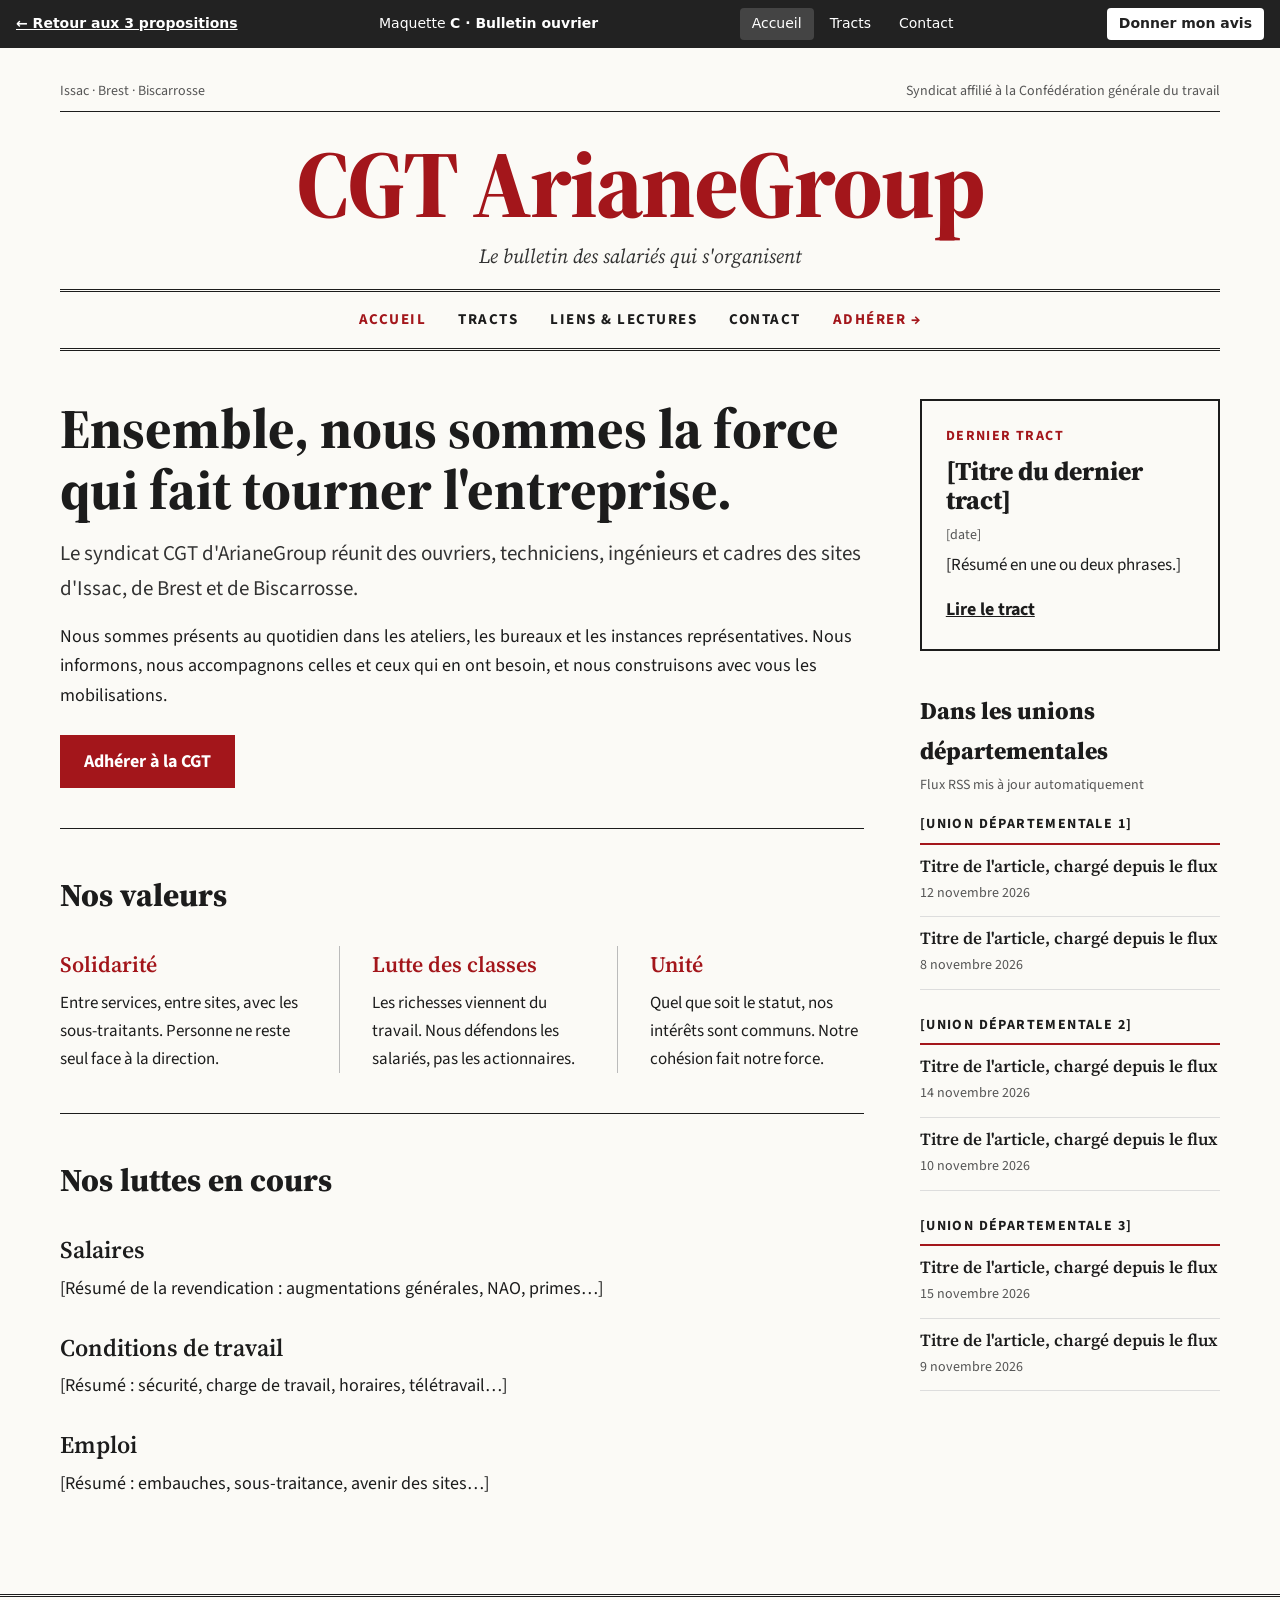
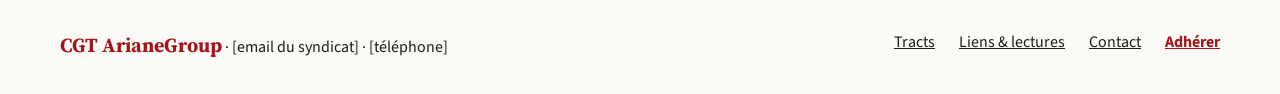
<file: c-accueil.html>
<!doctype html>
<html lang="fr">
<head>
<meta charset="utf-8">
<meta name="viewport" content="width=device-width, initial-scale=1">
<meta name="robots" content="noindex">
<title>C · Bulletin ouvrier — Accueil — maquette</title>
<link rel="preconnect" href="https://fonts.googleapis.com">
<link href="https://fonts.googleapis.com/css2?family=Source+Serif+4:opsz,wght@8..60,400;8..60,600;8..60,800&amp;family=Source+Sans+3:wght@400;600;700&amp;display=swap" rel="stylesheet">
<style>
body{margin:0;background:#FBFAF6}
a{color:#1C1C1C}a:hover{color:#A3161B}
</style>
</head>
<body>
<div style="position:sticky;top:0;z-index:1000;background:#222;color:#fff;font:14px/1.4 system-ui,sans-serif;display:flex;flex-wrap:wrap;gap:8px 20px;align-items:center;justify-content:space-between;padding:8px 16px">
<a href="index.html" style="color:#fff;font-weight:600">← Retour aux 3 propositions</a>
<span>Maquette <strong>C · Bulletin ouvrier</strong></span>
<nav aria-label="Pages de la maquette" style="display:flex;gap:4px"><a href="c-accueil.html" style="padding:6px 12px;border-radius:4px;text-decoration:none;color:#fff;background:#444;">Accueil</a><a href="c-tracts.html" style="padding:6px 12px;border-radius:4px;text-decoration:none;color:#fff;">Tracts</a><a href="c-contact.html" style="padding:6px 12px;border-radius:4px;text-decoration:none;color:#fff;">Contact</a></nav>
<a href="index.html#avis" style="background:#fff;color:#222;padding:6px 12px;border-radius:4px;font-weight:700;text-decoration:none">Donner mon avis</a>
</div>
<div style="background: #FBFAF6; color: #1C1C1C; font-family: 'Source Sans 3', system-ui, sans-serif; font-size: 18px; line-height: 1.65">

  <header style="max-width: 1160px; margin: 0 auto; padding: 32px 32px 0; text-align: center">
    <p style="margin: 0; display: flex; flex-wrap: wrap; justify-content: space-between; gap: 8px; font-size: 14px; color: #555555; border-bottom: 1px solid #1C1C1C; padding-bottom: 8px">
      <span>Issac · Brest · Biscarrosse</span>
      <span>Syndicat affilié à la Confédération générale du travail</span>
    </p>
    <a href="#" style="display: block; padding: 24px 0 16px; text-decoration: none">
      <span style="display: block; font-family: 'Source Serif 4', Georgia, serif; font-weight: 800; font-size: clamp(48px, 8vw, 96px); line-height: 1; letter-spacing: -0.02em; color: #A3161B">CGT ArianeGroup</span>
      <span style="display: block; margin-top: 8px; font-family: 'Source Serif 4', Georgia, serif; font-style: italic; font-size: 20px; color: #333333">Le bulletin des salariés qui s'organisent</span>
    </a>
    <nav aria-label="Navigation principale" style="display: flex; flex-wrap: wrap; justify-content: center; align-items: center; gap: 4px 32px; padding: 6px 0; border-top: 3px double #1C1C1C; border-bottom: 3px double #1C1C1C; font-weight: 700; font-size: 15px; text-transform: uppercase; letter-spacing: 0.1em">
      <a href="#" style="text-decoration: none; padding: 10px 0; color: #A3161B">Accueil</a>
      <a href="c-tracts.html" style="text-decoration: none; padding: 10px 0">Tracts</a>
      <a href="#" style="text-decoration: none; padding: 10px 0">Liens &amp; lectures</a>
      <a href="c-contact.html" style="text-decoration: none; padding: 10px 0">Contact</a>
      <a href="#" style="text-decoration: none; padding: 10px 0; color: #A3161B">Adhérer →</a>
    </nav>
  </header>

  <div style="max-width: 1160px; margin: 0 auto; padding: 48px 32px 96px; display: flex; flex-wrap: wrap; gap: 56px">

    <main style="flex: 999 1 600px; min-width: 0">
      <article style="padding-bottom: 40px; border-bottom: 1px solid #1C1C1C">
        <h1 style="margin: 0 0 16px; font-family: 'Source Serif 4', Georgia, serif; font-weight: 800; font-size: clamp(36px, 4.5vw, 56px); line-height: 1.08">Ensemble, nous sommes la force qui fait tourner l'entreprise.</h1>
        <p style="margin: 0 0 16px; font-size: 21px; color: #333333">Le syndicat CGT d'ArianeGroup réunit des ouvriers, techniciens, ingénieurs et cadres des sites d'Issac, de Brest et de Biscarrosse.</p>
        <p style="margin: 0 0 24px">Nous sommes présents au quotidien dans les ateliers, les bureaux et les instances représentatives. Nous informons, nous accompagnons celles et ceux qui en ont besoin, et nous construisons avec vous les mobilisations.</p>
        <a href="#" style="display: inline-block; padding: 12px 24px; background: #A3161B; color: #FFFFFF; font-weight: 700; text-decoration: none">Adhérer à la CGT</a>
      </article>

      <section style="padding: 40px 0; border-bottom: 1px solid #1C1C1C">
        <h2 style="margin: 0 0 24px; font-family: 'Source Serif 4', Georgia, serif; font-weight: 800; font-size: 32px">Nos valeurs</h2>
        <div style="display: grid; grid-template-columns: repeat(auto-fit, minmax(200px, 1fr)); gap: 32px">
          <div>
            <h3 style="margin: 0 0 6px; font-family: 'Source Serif 4', Georgia, serif; font-weight: 600; font-size: 22px; color: #A3161B">Solidarité</h3>
            <p style="margin: 0; font-size: 17px">Entre services, entre sites, avec les sous-traitants. Personne ne reste seul face à la direction.</p>
          </div>
          <div style="border-left: 1px solid #BBBBBB; padding-left: 32px">
            <h3 style="margin: 0 0 6px; font-family: 'Source Serif 4', Georgia, serif; font-weight: 600; font-size: 22px; color: #A3161B">Lutte des classes</h3>
            <p style="margin: 0; font-size: 17px">Les richesses viennent du travail. Nous défendons les salariés, pas les actionnaires.</p>
          </div>
          <div style="border-left: 1px solid #BBBBBB; padding-left: 32px">
            <h3 style="margin: 0 0 6px; font-family: 'Source Serif 4', Georgia, serif; font-weight: 600; font-size: 22px; color: #A3161B">Unité</h3>
            <p style="margin: 0; font-size: 17px">Quel que soit le statut, nos intérêts sont communs. Notre cohésion fait notre force.</p>
          </div>
        </div>
      </section>

      <section style="padding: 40px 0 0">
        <h2 style="margin: 0 0 24px; font-family: 'Source Serif 4', Georgia, serif; font-weight: 800; font-size: 32px">Nos luttes en cours</h2>
        <div style="display: flex; flex-direction: column; gap: 24px">
          <div>
            <h3 style="margin: 0 0 4px; font-family: 'Source Serif 4', Georgia, serif; font-weight: 600; font-size: 24px">Salaires</h3>
            <p style="margin: 0">[Résumé de la revendication : augmentations générales, NAO, primes…]</p>
          </div>
          <div>
            <h3 style="margin: 0 0 4px; font-family: 'Source Serif 4', Georgia, serif; font-weight: 600; font-size: 24px">Conditions de travail</h3>
            <p style="margin: 0">[Résumé : sécurité, charge de travail, horaires, télétravail…]</p>
          </div>
          <div>
            <h3 style="margin: 0 0 4px; font-family: 'Source Serif 4', Georgia, serif; font-weight: 600; font-size: 24px">Emploi</h3>
            <p style="margin: 0">[Résumé : embauches, sous-traitance, avenir des sites…]</p>
          </div>
        </div>
      </section>
    </main>

    <aside style="flex: 1 1 300px; min-width: 0; display: flex; flex-direction: column; gap: 40px">
      <div style="border: 2px solid #1C1C1C; padding: 24px">
        <p style="margin: 0 0 8px; font-weight: 700; font-size: 14px; text-transform: uppercase; letter-spacing: 0.1em; color: #A3161B">Dernier tract</p>
        <h3 style="margin: 0 0 8px; font-family: 'Source Serif 4', Georgia, serif; font-weight: 800; font-size: 26px; line-height: 1.15">[Titre du dernier tract]</h3>
        <p style="margin: 0 0 4px; font-size: 14px; color: #555555">[date]</p>
        <p style="margin: 0 0 16px; font-size: 17px">[Résumé en une ou deux phrases.]</p>
        <a href="c-tracts.html" style="font-weight: 700">Lire le tract</a>
      </div>

      <div>
        <h2 style="margin: 0 0 4px; font-family: 'Source Serif 4', Georgia, serif; font-weight: 800; font-size: 24px">Dans les unions départementales</h2>
        <p style="margin: 0 0 16px; font-size: 14px; color: #555555">Flux RSS mis à jour automatiquement</p>

        <h3 style="margin: 16px 0 0; padding-bottom: 6px; border-bottom: 2px solid #A3161B; font-size: 14px; font-weight: 700; text-transform: uppercase; letter-spacing: 0.1em">[Union départementale 1]</h3>
        <a href="#" style="display: block; padding: 10px 0; border-bottom: 1px solid #DDDDDD; text-decoration: none"><span style="display: block; font-family: 'Source Serif 4', Georgia, serif; font-weight: 600; font-size: 17px; line-height: 1.3">Titre de l'article, chargé depuis le flux</span><span style="font-size: 14px; color: #555555">12 novembre 2026</span></a>
        <a href="#" style="display: block; padding: 10px 0; border-bottom: 1px solid #DDDDDD; text-decoration: none"><span style="display: block; font-family: 'Source Serif 4', Georgia, serif; font-weight: 600; font-size: 17px; line-height: 1.3">Titre de l'article, chargé depuis le flux</span><span style="font-size: 14px; color: #555555">8 novembre 2026</span></a>

        <h3 style="margin: 24px 0 0; padding-bottom: 6px; border-bottom: 2px solid #A3161B; font-size: 14px; font-weight: 700; text-transform: uppercase; letter-spacing: 0.1em">[Union départementale 2]</h3>
        <a href="#" style="display: block; padding: 10px 0; border-bottom: 1px solid #DDDDDD; text-decoration: none"><span style="display: block; font-family: 'Source Serif 4', Georgia, serif; font-weight: 600; font-size: 17px; line-height: 1.3">Titre de l'article, chargé depuis le flux</span><span style="font-size: 14px; color: #555555">14 novembre 2026</span></a>
        <a href="#" style="display: block; padding: 10px 0; border-bottom: 1px solid #DDDDDD; text-decoration: none"><span style="display: block; font-family: 'Source Serif 4', Georgia, serif; font-weight: 600; font-size: 17px; line-height: 1.3">Titre de l'article, chargé depuis le flux</span><span style="font-size: 14px; color: #555555">10 novembre 2026</span></a>

        <h3 style="margin: 24px 0 0; padding-bottom: 6px; border-bottom: 2px solid #A3161B; font-size: 14px; font-weight: 700; text-transform: uppercase; letter-spacing: 0.1em">[Union départementale 3]</h3>
        <a href="#" style="display: block; padding: 10px 0; border-bottom: 1px solid #DDDDDD; text-decoration: none"><span style="display: block; font-family: 'Source Serif 4', Georgia, serif; font-weight: 600; font-size: 17px; line-height: 1.3">Titre de l'article, chargé depuis le flux</span><span style="font-size: 14px; color: #555555">15 novembre 2026</span></a>
        <a href="#" style="display: block; padding: 10px 0; border-bottom: 1px solid #DDDDDD; text-decoration: none"><span style="display: block; font-family: 'Source Serif 4', Georgia, serif; font-weight: 600; font-size: 17px; line-height: 1.3">Titre de l'article, chargé depuis le flux</span><span style="font-size: 14px; color: #555555">9 novembre 2026</span></a>
      </div>
    </aside>
  </div>

  <footer style="border-top: 3px double #1C1C1C">
    <div style="max-width: 1160px; margin: 0 auto; padding: 32px; display: flex; flex-wrap: wrap; gap: 16px 32px; justify-content: space-between; font-size: 16px">
      <p style="margin: 0"><strong style="font-family: 'Source Serif 4', Georgia, serif; font-size: 20px; color: #A3161B">CGT ArianeGroup</strong> · [email du syndicat] · [téléphone]</p>
      <nav aria-label="Pied de page" style="display: flex; flex-wrap: wrap; gap: 8px 24px">
        <a href="c-tracts.html">Tracts</a>
        <a href="#">Liens &amp; lectures</a>
        <a href="c-contact.html">Contact</a>
        <a href="#" style="font-weight: 700; color: #A3161B">Adhérer</a>
      </nav>
    </div>
  </footer>
</div>
</body>
</html>
</file>
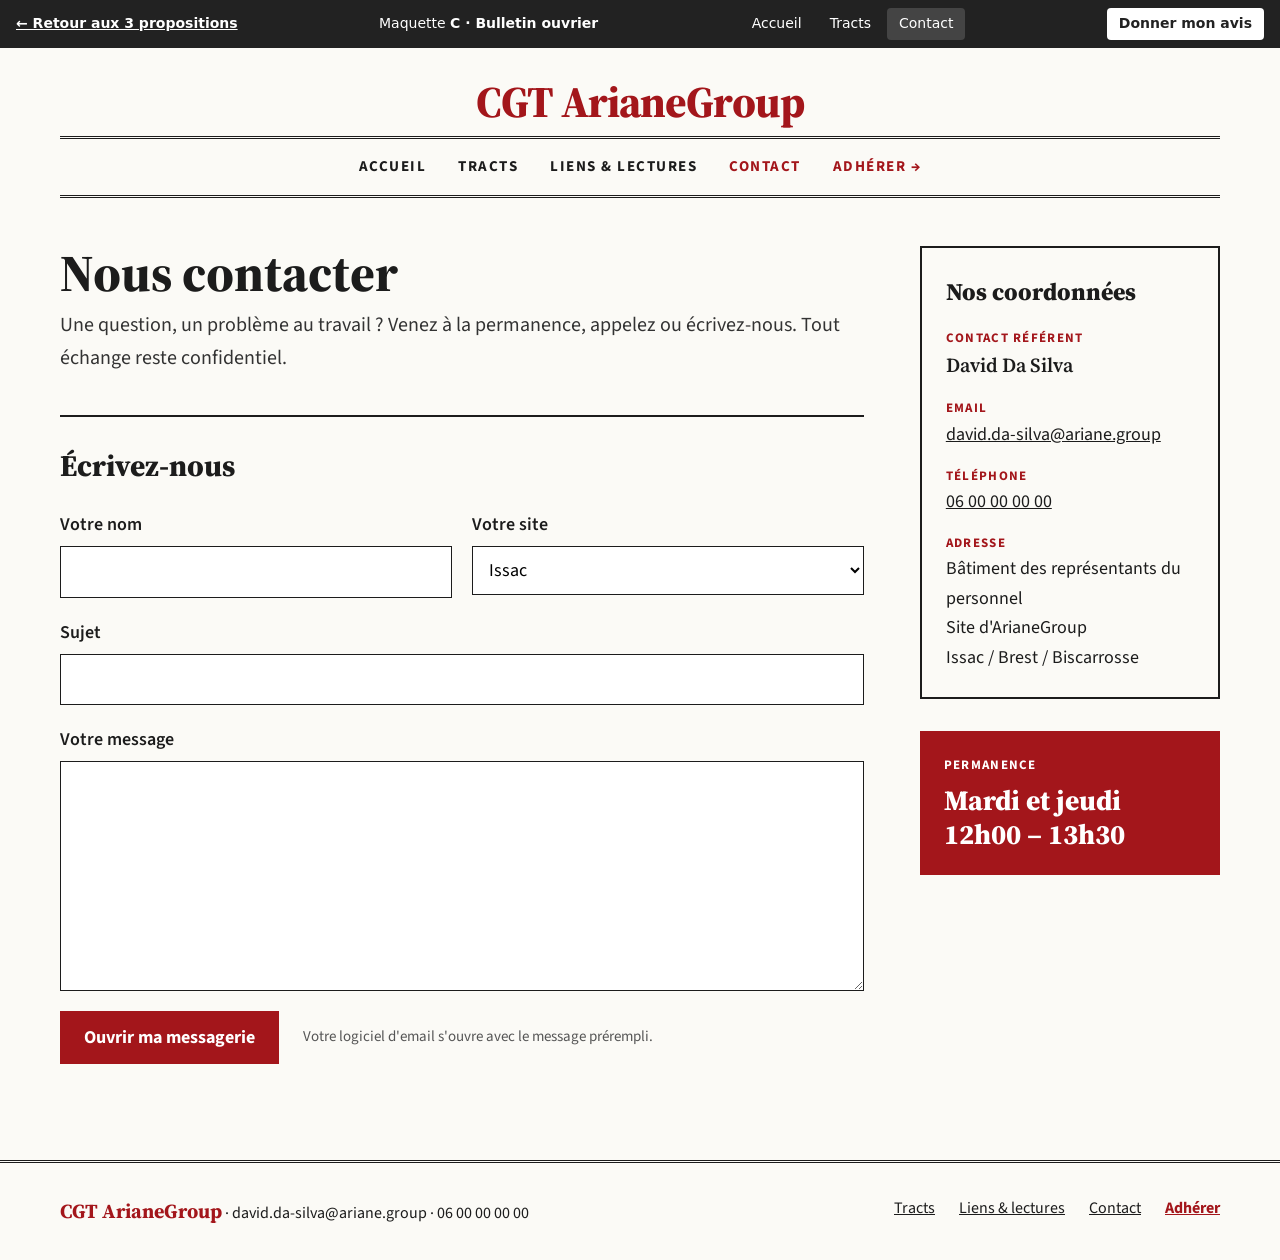
<file: c-contact.html>
<!doctype html>
<html lang="fr">
<head>
<meta charset="utf-8">
<meta name="viewport" content="width=device-width, initial-scale=1">
<meta name="robots" content="noindex">
<title>C · Bulletin ouvrier — Contact — maquette</title>
<link rel="preconnect" href="https://fonts.googleapis.com">
<link href="https://fonts.googleapis.com/css2?family=Source+Serif+4:opsz,wght@8..60,400;8..60,600;8..60,800&amp;family=Source+Sans+3:wght@400;600;700&amp;display=swap" rel="stylesheet">
<style>
body{margin:0;background:#FBFAF6}
a{color:#1C1C1C}a:hover{color:#A3161B}
</style>
</head>
<body>
<div style="position:sticky;top:0;z-index:1000;background:#222;color:#fff;font:14px/1.4 system-ui,sans-serif;display:flex;flex-wrap:wrap;gap:8px 20px;align-items:center;justify-content:space-between;padding:8px 16px">
<a href="index.html" style="color:#fff;font-weight:600">← Retour aux 3 propositions</a>
<span>Maquette <strong>C · Bulletin ouvrier</strong></span>
<nav aria-label="Pages de la maquette" style="display:flex;gap:4px"><a href="c-accueil.html" style="padding:6px 12px;border-radius:4px;text-decoration:none;color:#fff;">Accueil</a><a href="c-tracts.html" style="padding:6px 12px;border-radius:4px;text-decoration:none;color:#fff;">Tracts</a><a href="c-contact.html" style="padding:6px 12px;border-radius:4px;text-decoration:none;color:#fff;background:#444;">Contact</a></nav>
<a href="index.html#avis" style="background:#fff;color:#222;padding:6px 12px;border-radius:4px;font-weight:700;text-decoration:none">Donner mon avis</a>
</div>
<div style="background: #FBFAF6; color: #1C1C1C; font-family: 'Source Sans 3', system-ui, sans-serif; font-size: 18px; line-height: 1.65">

  <header style="max-width: 1160px; margin: 0 auto; padding: 24px 32px 0; text-align: center">
    <a href="c-accueil.html" style="display: block; padding: 8px 0 12px; text-decoration: none">
      <span style="display: block; font-family: 'Source Serif 4', Georgia, serif; font-weight: 800; font-size: 44px; line-height: 1; letter-spacing: -0.02em; color: #A3161B">CGT ArianeGroup</span>
    </a>
    <nav aria-label="Navigation principale" style="display: flex; flex-wrap: wrap; justify-content: center; align-items: center; gap: 4px 32px; padding: 6px 0; border-top: 3px double #1C1C1C; border-bottom: 3px double #1C1C1C; font-weight: 700; font-size: 15px; text-transform: uppercase; letter-spacing: 0.1em">
      <a href="c-accueil.html" style="text-decoration: none; padding: 10px 0">Accueil</a>
      <a href="c-tracts.html" style="text-decoration: none; padding: 10px 0">Tracts</a>
      <a href="#" style="text-decoration: none; padding: 10px 0">Liens &amp; lectures</a>
      <a href="#" style="text-decoration: none; padding: 10px 0; color: #A3161B">Contact</a>
      <a href="#" style="text-decoration: none; padding: 10px 0; color: #A3161B">Adhérer →</a>
    </nav>
  </header>

  <div style="max-width: 1160px; margin: 0 auto; padding: 48px 32px 96px; display: flex; flex-wrap: wrap; gap: 56px">
    <main style="flex: 999 1 600px; min-width: 0">
      <h1 style="margin: 0 0 8px; font-family: 'Source Serif 4', Georgia, serif; font-weight: 800; font-size: 52px; line-height: 1.05">Nous contacter</h1>
      <p style="margin: 0 0 40px; font-size: 20px; color: #333333">Une question, un problème au travail ? Venez à la permanence, appelez ou écrivez-nous. Tout échange reste confidentiel.</p>

      <form style="display: flex; flex-direction: column; gap: 20px; padding-top: 24px; border-top: 2px solid #1C1C1C">
        <h2 style="margin: 0; font-family: 'Source Serif 4', Georgia, serif; font-weight: 800; font-size: 30px">Écrivez-nous</h2>
        <div style="display: flex; flex-wrap: wrap; gap: 20px">
          <label style="flex: 1 1 240px; display: flex; flex-direction: column; gap: 6px; font-weight: 600">Votre nom
            <input type="text" name="nom" style="font: inherit; font-weight: 400; padding: 10px 12px; border: 1px solid #1C1C1C; background: #FFFFFF">
          </label>
          <label style="flex: 1 1 240px; display: flex; flex-direction: column; gap: 6px; font-weight: 600">Votre site
            <select name="site" style="font: inherit; font-weight: 400; padding: 10px 12px; border: 1px solid #1C1C1C; background: #FFFFFF">
              <option>Issac</option>
              <option>Brest</option>
              <option>Biscarrosse</option>
            </select>
          </label>
        </div>
        <label style="display: flex; flex-direction: column; gap: 6px; font-weight: 600">Sujet
          <input type="text" name="sujet" style="font: inherit; font-weight: 400; padding: 10px 12px; border: 1px solid #1C1C1C; background: #FFFFFF">
        </label>
        <label style="display: flex; flex-direction: column; gap: 6px; font-weight: 600">Votre message
          <textarea name="message" rows="7" style="font: inherit; font-weight: 400; padding: 10px 12px; border: 1px solid #1C1C1C; background: #FFFFFF; resize: vertical"></textarea>
        </label>
        <div style="display: flex; flex-wrap: wrap; gap: 12px 24px; align-items: center">
          <button type="button" style="padding: 12px 24px; background: #A3161B; color: #FFFFFF; border: none; font: inherit; font-weight: 700; cursor: pointer">Ouvrir ma messagerie</button>
          <p style="margin: 0; font-size: 15px; color: #555555">Votre logiciel d'email s'ouvre avec le message prérempli.</p>
        </div>
      </form>
    </main>

    <aside style="flex: 1 1 300px; min-width: 0; display: flex; flex-direction: column; gap: 32px">
      <div style="border: 2px solid #1C1C1C; padding: 24px">
        <h2 style="margin: 0 0 16px; font-family: 'Source Serif 4', Georgia, serif; font-weight: 800; font-size: 24px">Nos coordonnées</h2>
        <dl style="margin: 0; display: flex; flex-direction: column; gap: 16px">
          <div>
            <dt style="font-weight: 700; font-size: 13px; text-transform: uppercase; letter-spacing: 0.1em; color: #A3161B">Contact référent</dt>
            <dd style="margin: 0; font-family: 'Source Serif 4', Georgia, serif; font-weight: 600; font-size: 20px">David Da Silva</dd>
          </div>
          <div>
            <dt style="font-weight: 700; font-size: 13px; text-transform: uppercase; letter-spacing: 0.1em; color: #A3161B">Email</dt>
            <dd style="margin: 0; overflow-wrap: anywhere"><a href="mailto:david.da-silva@ariane.group">david.da-silva@ariane.group</a></dd>
          </div>
          <div>
            <dt style="font-weight: 700; font-size: 13px; text-transform: uppercase; letter-spacing: 0.1em; color: #A3161B">Téléphone</dt>
            <dd style="margin: 0"><a href="tel:+33600000000">06 00 00 00 00</a></dd>
          </div>
          <div>
            <dt style="font-weight: 700; font-size: 13px; text-transform: uppercase; letter-spacing: 0.1em; color: #A3161B">Adresse</dt>
            <dd style="margin: 0">Bâtiment des représentants du personnel<br>Site d'ArianeGroup<br>Issac / Brest / Biscarrosse</dd>
          </div>
        </dl>
      </div>
      <div style="background: #A3161B; color: #FFFFFF; padding: 24px">
        <p style="margin: 0 0 8px; font-weight: 700; font-size: 13px; text-transform: uppercase; letter-spacing: 0.1em">Permanence</p>
        <p style="margin: 0; font-family: 'Source Serif 4', Georgia, serif; font-weight: 800; font-size: 28px; line-height: 1.2">Mardi et jeudi<br>12h00 – 13h30</p>
      </div>
    </aside>
  </div>

  <footer style="border-top: 3px double #1C1C1C">
    <div style="max-width: 1160px; margin: 0 auto; padding: 32px; display: flex; flex-wrap: wrap; gap: 16px 32px; justify-content: space-between; font-size: 16px">
      <p style="margin: 0"><strong style="font-family: 'Source Serif 4', Georgia, serif; font-size: 20px; color: #A3161B">CGT ArianeGroup</strong> · david.da-silva@ariane.group · 06 00 00 00 00</p>
      <nav aria-label="Pied de page" style="display: flex; flex-wrap: wrap; gap: 8px 24px">
        <a href="c-tracts.html">Tracts</a>
        <a href="#">Liens &amp; lectures</a>
        <a href="#">Contact</a>
        <a href="#" style="font-weight: 700; color: #A3161B">Adhérer</a>
      </nav>
    </div>
  </footer>
</div>
</body>
</html>
</file>
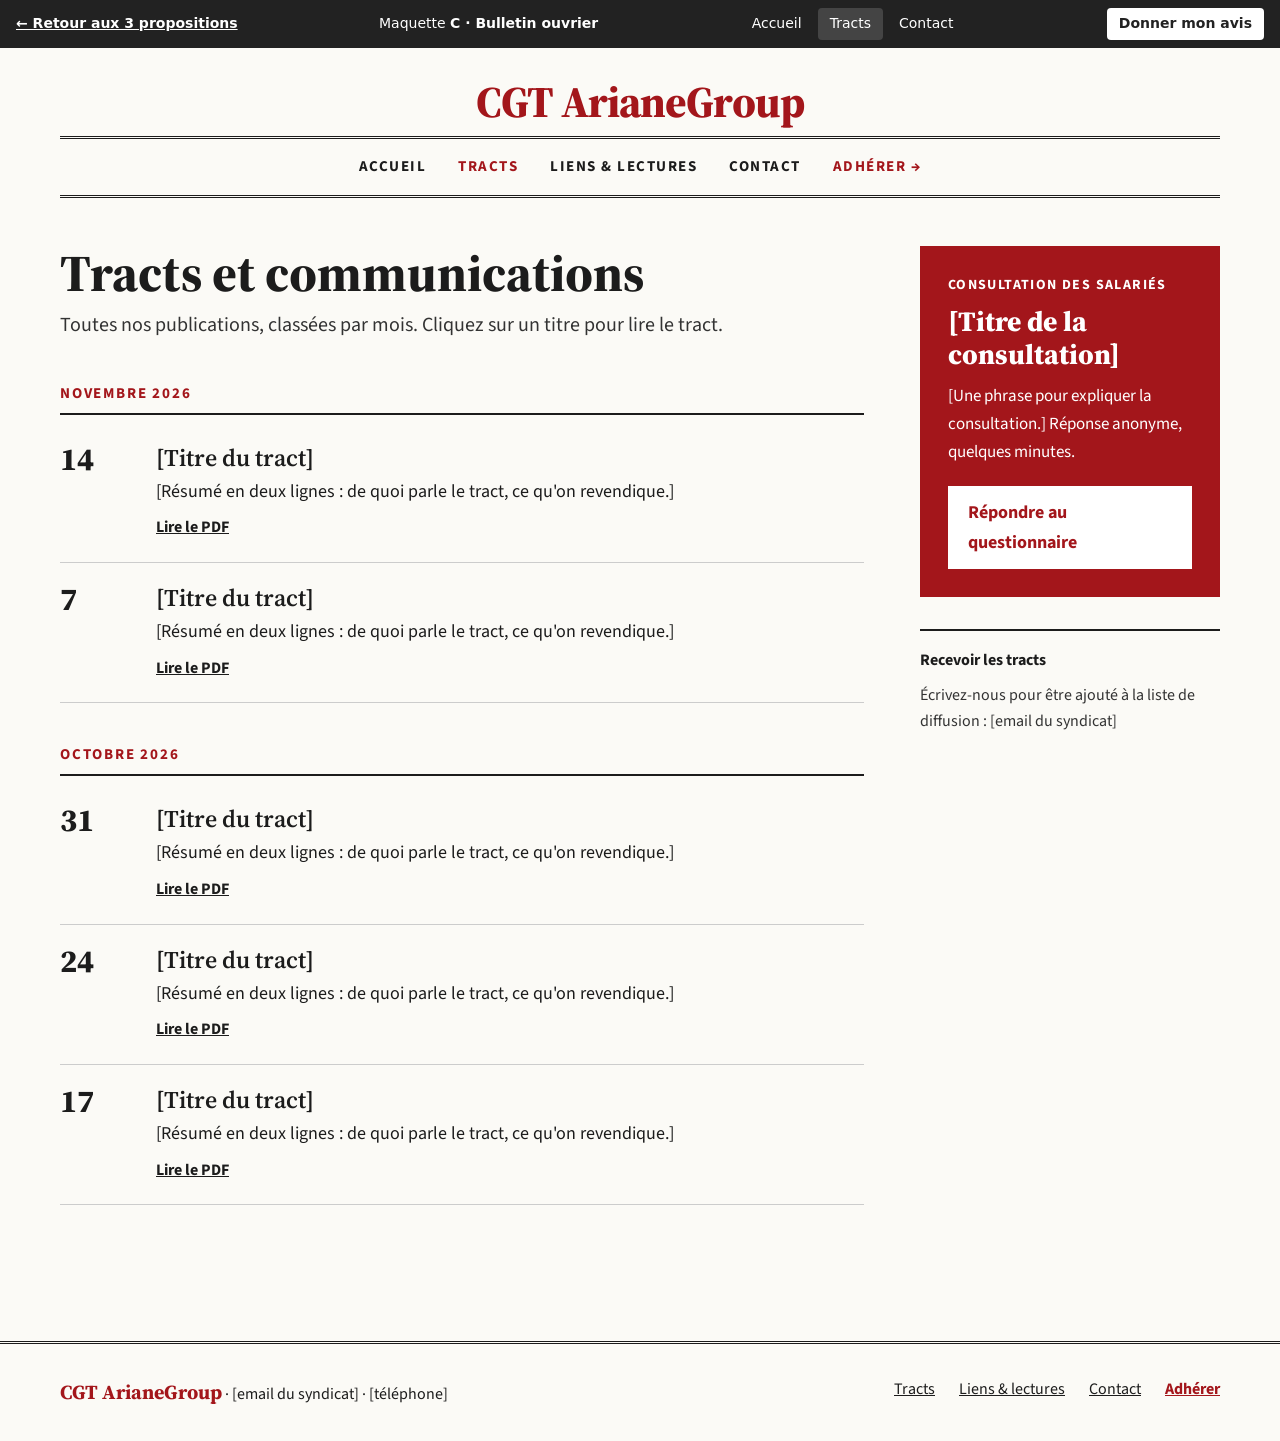
<file: c-tracts.html>
<!doctype html>
<html lang="fr">
<head>
<meta charset="utf-8">
<meta name="viewport" content="width=device-width, initial-scale=1">
<meta name="robots" content="noindex">
<title>C · Bulletin ouvrier — Tracts — maquette</title>
<link rel="preconnect" href="https://fonts.googleapis.com">
<link href="https://fonts.googleapis.com/css2?family=Source+Serif+4:opsz,wght@8..60,400;8..60,600;8..60,800&amp;family=Source+Sans+3:wght@400;600;700&amp;display=swap" rel="stylesheet">
<style>
body{margin:0;background:#FBFAF6}
a{color:#1C1C1C}a:hover{color:#A3161B}
</style>
</head>
<body>
<div style="position:sticky;top:0;z-index:1000;background:#222;color:#fff;font:14px/1.4 system-ui,sans-serif;display:flex;flex-wrap:wrap;gap:8px 20px;align-items:center;justify-content:space-between;padding:8px 16px">
<a href="index.html" style="color:#fff;font-weight:600">← Retour aux 3 propositions</a>
<span>Maquette <strong>C · Bulletin ouvrier</strong></span>
<nav aria-label="Pages de la maquette" style="display:flex;gap:4px"><a href="c-accueil.html" style="padding:6px 12px;border-radius:4px;text-decoration:none;color:#fff;">Accueil</a><a href="c-tracts.html" style="padding:6px 12px;border-radius:4px;text-decoration:none;color:#fff;background:#444;">Tracts</a><a href="c-contact.html" style="padding:6px 12px;border-radius:4px;text-decoration:none;color:#fff;">Contact</a></nav>
<a href="index.html#avis" style="background:#fff;color:#222;padding:6px 12px;border-radius:4px;font-weight:700;text-decoration:none">Donner mon avis</a>
</div>
<div style="background: #FBFAF6; color: #1C1C1C; font-family: 'Source Sans 3', system-ui, sans-serif; font-size: 18px; line-height: 1.65">

  <header style="max-width: 1160px; margin: 0 auto; padding: 24px 32px 0; text-align: center">
    <a href="c-accueil.html" style="display: block; padding: 8px 0 12px; text-decoration: none">
      <span style="display: block; font-family: 'Source Serif 4', Georgia, serif; font-weight: 800; font-size: 44px; line-height: 1; letter-spacing: -0.02em; color: #A3161B">CGT ArianeGroup</span>
    </a>
    <nav aria-label="Navigation principale" style="display: flex; flex-wrap: wrap; justify-content: center; align-items: center; gap: 4px 32px; padding: 6px 0; border-top: 3px double #1C1C1C; border-bottom: 3px double #1C1C1C; font-weight: 700; font-size: 15px; text-transform: uppercase; letter-spacing: 0.1em">
      <a href="c-accueil.html" style="text-decoration: none; padding: 10px 0">Accueil</a>
      <a href="#" style="text-decoration: none; padding: 10px 0; color: #A3161B">Tracts</a>
      <a href="#" style="text-decoration: none; padding: 10px 0">Liens &amp; lectures</a>
      <a href="c-contact.html" style="text-decoration: none; padding: 10px 0">Contact</a>
      <a href="#" style="text-decoration: none; padding: 10px 0; color: #A3161B">Adhérer →</a>
    </nav>
  </header>

  <div style="max-width: 1160px; margin: 0 auto; padding: 48px 32px 96px; display: flex; flex-wrap: wrap; gap: 56px">
    <main style="flex: 999 1 600px; min-width: 0">
      <h1 style="margin: 0 0 8px; font-family: 'Source Serif 4', Georgia, serif; font-weight: 800; font-size: 52px; line-height: 1.05">Tracts et communications</h1>
      <p style="margin: 0 0 40px; font-size: 20px; color: #333333">Toutes nos publications, classées par mois. Cliquez sur un titre pour lire le tract.</p>

      
        <section style="margin-bottom: 40px">
          <h2 style="margin: 0 0 8px; padding-bottom: 6px; border-bottom: 2px solid #1C1C1C; font-size: 15px; font-weight: 700; text-transform: uppercase; letter-spacing: 0.12em; color: #A3161B">Novembre 2026</h2>
          
            <article style="display: flex; flex-wrap: wrap; gap: 4px 24px; padding: 20px 0; border-bottom: 1px solid #CCCCCC">
              <p style="flex: 0 0 72px; margin: 0; font-family: 'Source Serif 4', Georgia, serif; font-weight: 800; font-size: 32px; line-height: 1">14</p>
              <div style="flex: 999 1 400px; min-width: 0">
                <h3 style="margin: 0 0 4px; font-family: 'Source Serif 4', Georgia, serif; font-weight: 600; font-size: 24px; line-height: 1.25"><a href="#" style="text-decoration: none">[Titre du tract]</a></h3>
                <p style="margin: 0 0 6px">[Résumé en deux lignes : de quoi parle le tract, ce qu'on revendique.]</p>
                <a href="#" style="font-size: 16px; font-weight: 700">Lire le PDF</a>
              </div>
            </article>
          
            <article style="display: flex; flex-wrap: wrap; gap: 4px 24px; padding: 20px 0; border-bottom: 1px solid #CCCCCC">
              <p style="flex: 0 0 72px; margin: 0; font-family: 'Source Serif 4', Georgia, serif; font-weight: 800; font-size: 32px; line-height: 1">7</p>
              <div style="flex: 999 1 400px; min-width: 0">
                <h3 style="margin: 0 0 4px; font-family: 'Source Serif 4', Georgia, serif; font-weight: 600; font-size: 24px; line-height: 1.25"><a href="#" style="text-decoration: none">[Titre du tract]</a></h3>
                <p style="margin: 0 0 6px">[Résumé en deux lignes : de quoi parle le tract, ce qu'on revendique.]</p>
                <a href="#" style="font-size: 16px; font-weight: 700">Lire le PDF</a>
              </div>
            </article>
          
        </section>
      
        <section style="margin-bottom: 40px">
          <h2 style="margin: 0 0 8px; padding-bottom: 6px; border-bottom: 2px solid #1C1C1C; font-size: 15px; font-weight: 700; text-transform: uppercase; letter-spacing: 0.12em; color: #A3161B">Octobre 2026</h2>
          
            <article style="display: flex; flex-wrap: wrap; gap: 4px 24px; padding: 20px 0; border-bottom: 1px solid #CCCCCC">
              <p style="flex: 0 0 72px; margin: 0; font-family: 'Source Serif 4', Georgia, serif; font-weight: 800; font-size: 32px; line-height: 1">31</p>
              <div style="flex: 999 1 400px; min-width: 0">
                <h3 style="margin: 0 0 4px; font-family: 'Source Serif 4', Georgia, serif; font-weight: 600; font-size: 24px; line-height: 1.25"><a href="#" style="text-decoration: none">[Titre du tract]</a></h3>
                <p style="margin: 0 0 6px">[Résumé en deux lignes : de quoi parle le tract, ce qu'on revendique.]</p>
                <a href="#" style="font-size: 16px; font-weight: 700">Lire le PDF</a>
              </div>
            </article>
          
            <article style="display: flex; flex-wrap: wrap; gap: 4px 24px; padding: 20px 0; border-bottom: 1px solid #CCCCCC">
              <p style="flex: 0 0 72px; margin: 0; font-family: 'Source Serif 4', Georgia, serif; font-weight: 800; font-size: 32px; line-height: 1">24</p>
              <div style="flex: 999 1 400px; min-width: 0">
                <h3 style="margin: 0 0 4px; font-family: 'Source Serif 4', Georgia, serif; font-weight: 600; font-size: 24px; line-height: 1.25"><a href="#" style="text-decoration: none">[Titre du tract]</a></h3>
                <p style="margin: 0 0 6px">[Résumé en deux lignes : de quoi parle le tract, ce qu'on revendique.]</p>
                <a href="#" style="font-size: 16px; font-weight: 700">Lire le PDF</a>
              </div>
            </article>
          
            <article style="display: flex; flex-wrap: wrap; gap: 4px 24px; padding: 20px 0; border-bottom: 1px solid #CCCCCC">
              <p style="flex: 0 0 72px; margin: 0; font-family: 'Source Serif 4', Georgia, serif; font-weight: 800; font-size: 32px; line-height: 1">17</p>
              <div style="flex: 999 1 400px; min-width: 0">
                <h3 style="margin: 0 0 4px; font-family: 'Source Serif 4', Georgia, serif; font-weight: 600; font-size: 24px; line-height: 1.25"><a href="#" style="text-decoration: none">[Titre du tract]</a></h3>
                <p style="margin: 0 0 6px">[Résumé en deux lignes : de quoi parle le tract, ce qu'on revendique.]</p>
                <a href="#" style="font-size: 16px; font-weight: 700">Lire le PDF</a>
              </div>
            </article>
          
        </section>
      
    </main>

    <aside style="flex: 1 1 300px; min-width: 0">
      <div style="background: #A3161B; color: #FFFFFF; padding: 28px">
        <p style="margin: 0 0 8px; font-weight: 700; font-size: 14px; text-transform: uppercase; letter-spacing: 0.1em">Consultation des salariés</p>
        <h2 style="margin: 0 0 12px; font-family: 'Source Serif 4', Georgia, serif; font-weight: 800; font-size: 28px; line-height: 1.15">[Titre de la consultation]</h2>
        <p style="margin: 0 0 20px; font-size: 17px">[Une phrase pour expliquer la consultation.] Réponse anonyme, quelques minutes.</p>
        <a href="#" style="display: inline-block; padding: 12px 20px; background: #FFFFFF; color: #A3161B; font-weight: 700; text-decoration: none">Répondre au questionnaire</a>
      </div>
      <div style="margin-top: 32px; border-top: 2px solid #1C1C1C; padding-top: 16px; font-size: 16px; color: #333333">
        <p style="margin: 0 0 8px; font-weight: 700; color: #1C1C1C">Recevoir les tracts</p>
        <p style="margin: 0">Écrivez-nous pour être ajouté à la liste de diffusion : [email du syndicat]</p>
      </div>
    </aside>
  </div>

  <footer style="border-top: 3px double #1C1C1C">
    <div style="max-width: 1160px; margin: 0 auto; padding: 32px; display: flex; flex-wrap: wrap; gap: 16px 32px; justify-content: space-between; font-size: 16px">
      <p style="margin: 0"><strong style="font-family: 'Source Serif 4', Georgia, serif; font-size: 20px; color: #A3161B">CGT ArianeGroup</strong> · [email du syndicat] · [téléphone]</p>
      <nav aria-label="Pied de page" style="display: flex; flex-wrap: wrap; gap: 8px 24px">
        <a href="#">Tracts</a>
        <a href="#">Liens &amp; lectures</a>
        <a href="c-contact.html">Contact</a>
        <a href="#" style="font-weight: 700; color: #A3161B">Adhérer</a>
      </nav>
    </div>
  </footer>
</div>
</body>
</html>
</file>
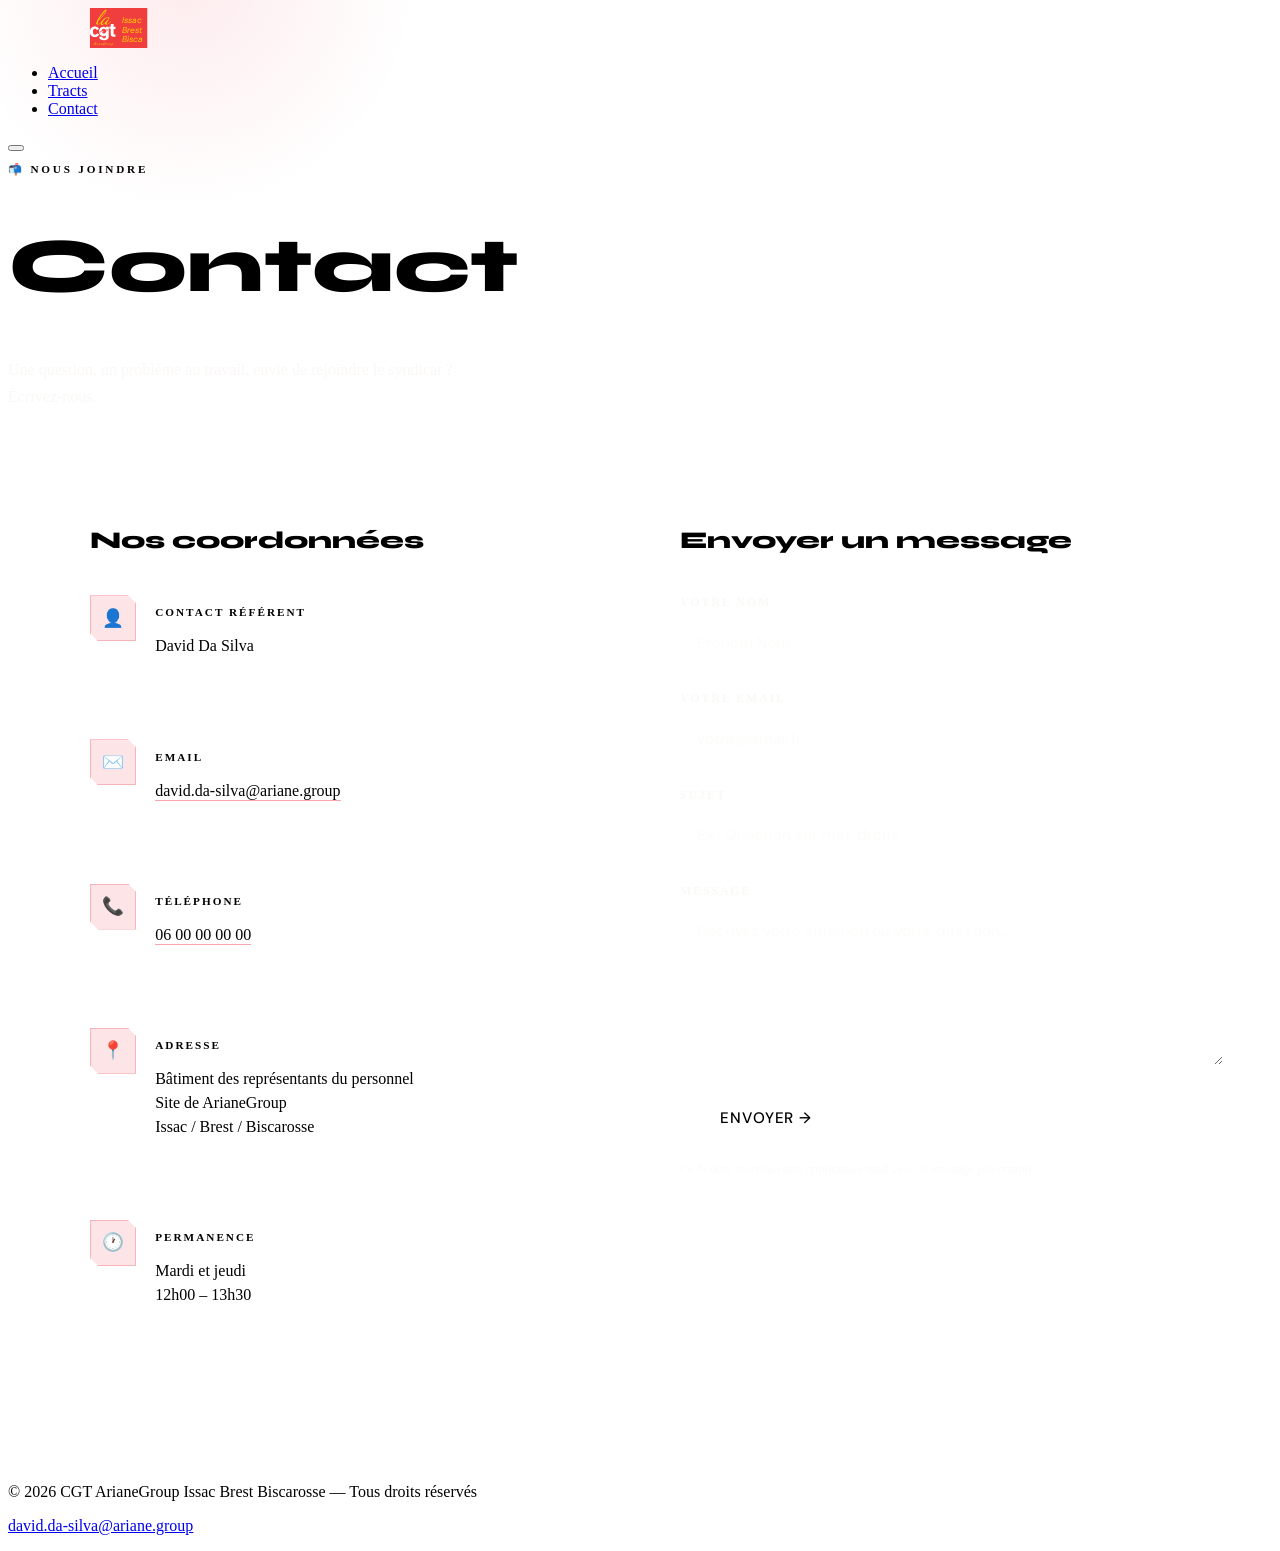
<file: contact.html>
<!DOCTYPE html>
<html lang="fr">
<head>
  <meta charset="UTF-8">
  <meta name="viewport" content="width=device-width, initial-scale=1.0">
  <title>CGT ArianeGroup Issac Brest Biscarosse — Contact</title>
  <link rel="preconnect" href="https://fonts.googleapis.com">
  <link href="https://fonts.googleapis.com/css2?family=Caveat:wght@400;700&family=Dancing+Script:wght@400;700&family=Syne:wght@700;800&family=DM+Sans:wght@300;400;500&display=swap" rel="stylesheet">
  <link rel="stylesheet" href="style.css">
  <style>
    /* PAGE HEADER SPECIFIC */
    .page-header::before {
      content: '';
      position: absolute; top: -30%; left: -5%; z-index: -1;
      width: 500px; height: 500px;
      background: radial-gradient(circle, rgba(232,35,58,0.09) 0%, transparent 65%);
      border-radius: 50%;
    }
    .page-eyebrow {
      font-size: 0.7rem; font-weight: 700; letter-spacing: 0.25em;
      text-transform: uppercase; color: var(--rouge); margin-bottom: 0.8rem;
    }
    .page-title {
      font-family: 'Syne', sans-serif;
      font-size: clamp(2.5rem, 6vw, 5rem); font-weight: 800; line-height: 1;
    }
    .page-desc {
      margin-top: 1.2rem; font-size: 1rem; font-weight: 300;
      color: rgba(245,243,238,0.55); max-width: 480px; line-height: 1.7;
    }

    /* CONTACT LAYOUT */
    .contact-section {
      padding: 5rem 3rem;
      max-width: 1100px; margin: 0 auto;
      display: grid; grid-template-columns: 1fr 1fr; gap: 5rem;
    }

    /* INFOS BLOC */
    .infos-title {
      font-family: 'Syne', sans-serif;
      font-size: 1.5rem; font-weight: 800; margin-bottom: 2.5rem;
    }

    /* =====================================================
       POUR MODIFIER LES INFOS DE CONTACT :
       Cherchez les balises <span class="info-value"> ci-dessous
       et remplacez le texte entre les balises.
       ===================================================== */

    .info-item {
      display: flex; gap: 1.2rem; align-items: flex-start;
      margin-bottom: 2rem;
      padding-bottom: 2rem;
      border-bottom: 1px solid rgba(255,255,255,0.06);
    }
    .info-item:last-child { border-bottom: none; }
    .info-icon {
      width: 44px; height: 44px; flex-shrink: 0;
      background: rgba(232,35,58,0.12);
      border: 1px solid rgba(232,35,58,0.25);
      display: flex; align-items: center; justify-content: center;
      font-size: 1.1rem;
      clip-path: polygon(0 0, calc(100% - 8px) 0, 100% 8px, 100% 100%, 8px 100%, 0 calc(100% - 8px));
    }
    .info-label {
      font-size: 0.7rem; font-weight: 700; letter-spacing: 0.18em;
      text-transform: uppercase; color: var(--rouge); margin-bottom: 0.3rem;
    }
    .info-value {
      font-size: 1rem; font-weight: 400; line-height: 1.5;
      color: var(--blanc);
    }
    .info-value a { color: var(--blanc); text-decoration: none; border-bottom: 1px solid rgba(232,35,58,0.4); padding-bottom: 1px; }
    .info-value a:hover { color: var(--rouge); }

    /* FORM */
    .form-title {
      font-family: 'Syne', sans-serif;
      font-size: 1.5rem; font-weight: 800; margin-bottom: 2.5rem;
    }
    .form-group { margin-bottom: 1.5rem; }
    .form-group label {
      display: block; font-size: 0.75rem; font-weight: 700; letter-spacing: 0.15em;
      text-transform: uppercase; color: rgba(245,243,238,0.5); margin-bottom: 0.5rem;
    }
    .form-group input,
    .form-group textarea {
      width: 100%; background: var(--gris);
      border: 1px solid rgba(255,255,255,0.08);
      color: var(--blanc); font-family: 'DM Sans', sans-serif;
      font-size: 0.95rem; padding: 0.85rem 1rem;
      outline: none; transition: border-color 0.2s;
      clip-path: polygon(0 0, calc(100% - 10px) 0, 100% 10px, 100% 100%, 10px 100%, 0 calc(100% - 10px));
    }
    .form-group textarea { resize: vertical; min-height: 130px; }
    .form-group input:focus,
    .form-group textarea:focus { border-color: rgba(232,35,58,0.5); }
    .form-group input::placeholder,
    .form-group textarea::placeholder { color: rgba(245,243,238,0.25); }

    .btn-submit {
      display: inline-block; padding: 0.9rem 2.5rem;
      background: var(--rouge); color: var(--blanc);
      border: none; cursor: pointer;
      font-family: 'DM Sans', sans-serif; font-size: 0.95rem; font-weight: 500;
      letter-spacing: 0.06em; text-transform: uppercase;
      clip-path: polygon(0 0, calc(100% - 12px) 0, 100% 12px, 100% 100%, 12px 100%, 0 calc(100% - 12px));
      transition: background 0.2s, transform 0.2s;
    }
    .btn-submit:hover { background: #c41830; transform: translateY(-2px); }

    .form-note {
      margin-top: 1rem; font-size: 0.8rem;
      color: rgba(245,243,238,0.3); line-height: 1.6;
    }

    @media (max-width: 800px) {
      .contact-section { grid-template-columns: 1fr; gap: 3rem; padding: 3rem 1.2rem; }
    }
  </style>
</head>
<body>

  <nav>
    <a class="nav-logo" href="index.html">
      <svg width="350" height="75" viewBox="0 0 350 75" fill="none" xmlns="http://www.w3.org/2000/svg" style="height: 40px; vertical-align: middle;">
    <path fill-rule="evenodd" clip-rule="evenodd" d="M0.5 94H108V0H0.5V94Z" fill="#F03E3E"/>
    <path fill-rule="evenodd" clip-rule="evenodd" d="M17.869 49.498C17.197 50.5579 16.4539 51.7242 14.9682 52.7843C13.5535 53.7741 11.7495 54.4454 9.66194 54.4454C6.12475 54.4454 0.5 52.3252 0.5 44.7978C0.5 39.4264 3.61282 34.903 9.76826 34.903C11.8201 34.903 15.3224 35.4686 17.6566 39.3202L13.6242 41.6175C13.3057 40.9459 12.9522 40.31 12.0673 39.6738C11.5371 39.3202 10.8646 39.0379 10.0159 39.0379C7.07981 39.0379 6.08931 42.395 6.08931 44.6212C6.08931 47.0596 7.29222 50.134 10.1926 50.134C10.4759 50.134 11.8201 50.134 12.9522 48.8621C13.4118 48.3317 13.5887 47.9075 13.7655 47.3778L17.869 49.498Z" fill="#FEFEFE"/>
    <path fill-rule="evenodd" clip-rule="evenodd" d="M23.4584 44.0911C23.4584 45.6459 23.5645 48.8621 26.9249 48.8621C29.684 48.8621 30.3208 46.7058 30.3208 44.0911C30.3208 43.2075 30.2501 41.3699 29.6488 40.4866C29.224 39.815 28.2339 39.0726 26.6773 39.1437C24.0949 39.2497 23.4584 41.4759 23.4584 44.0911ZM30.3559 51.406C29.2945 52.1132 27.9857 52.9609 25.4742 52.9609C23.9533 52.9609 22.4675 52.5724 21.2648 51.7594C18.7886 50.1691 17.8335 47.307 17.8335 44.1265C17.8335 40.4158 19.5667 35.0796 25.6867 35.0796C28.5164 35.0796 29.8252 36.3163 30.639 37.0936V35.3622H35.733V53.1025C35.6623 55.1168 35.5915 57.4846 32.9026 59.0397C31.0279 60.1704 28.2692 60.4531 26.6065 60.4531C22.9276 60.4531 20.5222 59.1808 19.5312 58.1564C18.0813 56.7072 18.1166 54.8344 18.1166 53.8447H23.7409C23.8115 54.6574 23.8826 55.8237 25.3329 56.495C25.6867 56.6718 26.2173 56.8484 27.0663 56.8484C30.3559 56.8484 30.3559 54.905 30.3559 53.3849V51.406Z" fill="#FEFEFE"/>
    <circle cx="25" cy="44" r="7" fill="white"/>
    <g transform="translate(18.5, 39) scale(0.29)">
      <path d="M43.619 6.40069C44.7937 6.40069 45.7459 5.42271 45.7459 4.21632C45.7459 3.00993 44.7937 2.03195 43.619 2.03195C42.4444 2.03195 41.4922 3.00993 41.4922 4.21632C41.4922 5.42271 42.4444 6.40069 43.619 6.40069Z" fill="#F03E3E"/>
      <path d="M55.5902 5.24085C54.8756 3.60906 51.9389 2.75718 47.2481 3.05937C47.3182 3.29536 47.3686 3.53999 47.3966 3.79325C50.4258 3.9429 52.278 4.71419 52.575 5.86537C53.057 7.71589 49.2685 10.6313 42.3443 13.7308C41.7166 6.0179 35.4061 -0.0286772 27.7394 0.000102307C20.3276 0.0288818 14.2273 5.72147 13.3082 13.0718C4.34966 17.9441 -1.13699 22.8885 0.199647 25.9391C1.19162 28.204 6.63343 29.0271 15.2557 27.1191C15.1492 26.9291 15.0512 26.7219 14.9699 26.5147C8.07655 27.591 3.66873 26.7737 3.21198 25.3175C2.62913 23.4554 6.68667 20.4221 13.8995 17.2477L13.9079 17.2419C16.088 16.2778 23.906 12.9365 33.1504 10.45C33.2625 10.4183 33.3269 10.5881 33.2232 10.637C24.7074 14.6863 18.8481 18.9917 17.8337 22.2812C16.5251 26.5233 21.9613 30.0229 27.8459 29.9999C34.77 29.974 40.5537 25.0009 42.0305 18.3528C51.2552 13.4027 56.9464 8.34329 55.5874 5.24085H55.5902Z" fill="#F03E3E"/>
    </g>
    <path fill-rule="evenodd" clip-rule="evenodd" d="M36.1283 33.736C36.1274 33.7355 36.1267 33.7353 36.1267 33.7353C36.122 33.7353 36.1211 33.7353 36.1283 33.736Z" fill="#FFD300"/>
    <path fill-rule="evenodd" clip-rule="evenodd" d="M3.20813 33.196C3.20835 33.1958 3.2097 33.1933 3.2097 33.1933C3.20274 33.1824 3.19938 33.1792 3.20813 33.196Z" fill="#FFD300"/>
    <path fill-rule="evenodd" clip-rule="evenodd" d="M39.5146 29.8469H44.9269V35.3626H48.3019V39.1436H44.8917V47.4481C44.856 48.5791 44.856 49.5332 46.3061 49.5332L48.2517 49.4626V53.7032C47.0842 53.8803 46.377 53.986 45.3872 53.986C43.5114 53.986 41.4599 53.8803 40.2927 52.1833C39.55 51.088 39.5146 49.7806 39.5146 48.0137V39.1085H36.8257V35.3579H39.5146V29.8469Z" fill="#FEFEFE"/>
    <path fill-rule="evenodd" clip-rule="evenodd" d="M36.181 33.7355C36.1801 33.7355 36.1801 33.736 36.1794 33.736C36.1864 33.736 36.1851 33.736 36.181 33.7355Z" fill="#FFD300"/>
    <path fill-rule="evenodd" clip-rule="evenodd" d="M20.1187 20.5935V20.5962C20.1382 20.5805 20.1332 20.5836 20.1187 20.5935Z" fill="#FFD300"/>
    <path fill-rule="evenodd" clip-rule="evenodd" d="M19.9883 20.759C19.9851 20.7866 20.0172 20.7559 19.9883 20.759V20.759Z" fill="#FFD300"/>
    <text x="24.5" y="30" font-family="'Dancing Script', cursive" font-size="38" font-style="italic" fill="#FFD300" text-anchor="middle">la</text>
    <text x="24.5" y="70" font-family="'Caveat', cursive" font-size="8" font-style="italic" fill="#FFD300" text-anchor="middle">ArianeGroup</text>
    <text x="60" y="28" font-family="DM Sans, sans-serif" font-size="16" font-weight="400" font-style="italic" fill="#FFD300">Issac</text>
    <text x="60" y="46" font-family="DM Sans, sans-serif" font-size="16" font-weight="400" font-style="italic" fill="#FFD300">Brest</text>
    <text x="60" y="64" font-family="DM Sans, sans-serif" font-size="16" font-weight="400" font-style="italic" fill="#FFD300">Bisca</text>
</svg>
    </a>
    <ul class="nav-links">
      <li><a href="index.html">Accueil</a></li>
      <li><a href="tracts.html">Tracts</a></li>
      <li><a href="contact.html" class="active">Contact</a></li>
    </ul>
    <button class="nav-toggle" aria-label="Menu" onclick="document.querySelector('.nav-links').classList.toggle('open')">
      <span></span>
      <span></span>
      <span></span>
    </button>
  </nav>

  <header class="page-header">
    <p class="page-eyebrow">📬 Nous joindre</p>
    <h1 class="page-title">Contact</h1>
    <p class="page-desc">Une question, un problème au travail, envie de rejoindre le syndicat ? Écrivez-nous.</p>
  </header>

  <section class="contact-section">

    <div class="infos">
      <h2 class="infos-title">Nos coordonnées</h2>

      <div class="info-item">
        <div class="info-icon">👤</div>
        <div>
          <p class="info-label">Contact référent</p>
          <p class="info-value">David Da Silva</p>
        </div>
      </div>

      <div class="info-item">
        <div class="info-icon">✉️</div>
        <div>
          <p class="info-label">Email</p>
          <p class="info-value"><a href="mailto:david.da-silva@ariane.group">david.da-silva@ariane.group</a></p>
        </div>
      </div>

      <div class="info-item">
        <div class="info-icon">📞</div>
        <div>
          <p class="info-label">Téléphone</p>
          <!-- TODO : remplacez le numéro ci-dessous -->
          <p class="info-value"><a href="tel:+33600000000">06 00 00 00 00</a></p>
        </div>
      </div>

      <div class="info-item">
        <div class="info-icon">📍</div>
        <div>
          <p class="info-label">Adresse</p>
          <!-- TODO : remplacez l'adresse ci-dessous -->
          <p class="info-value">
            Bâtiment des représentants du personnel<br>
            Site de ArianeGroup<br>
            Issac / Brest / Biscarosse
          </p>
        </div>
      </div>

      <div class="info-item">
        <div class="info-icon">🕐</div>
        <div>
          <p class="info-label">Permanence</p>
          <!-- TODO : remplacez les horaires ci-dessous -->
          <p class="info-value">
            Mardi et jeudi<br>
            12h00 – 13h30
          </p>
        </div>
      </div>

    </div>

    <!-- FORMULAIRE DE CONTACT -->
    <!-- Ce formulaire ouvre l'application mail de l'utilisateur -->
    <div class="form-wrap">
      <h2 class="form-title">Envoyer un message</h2>
      <div>
        <div class="form-group">
          <label for="nom">Votre nom</label>
          <input type="text" id="nom" placeholder="Prénom Nom">
        </div>
        <div class="form-group">
          <label for="email">Votre email</label>
          <input type="email" id="email" placeholder="votre@email.fr">
        </div>
        <div class="form-group">
          <label for="sujet">Sujet</label>
          <input type="text" id="sujet" placeholder="Ex : Question sur mes droits">
        </div>
        <div class="form-group">
          <label for="message">Message</label>
          <textarea id="message" placeholder="Décrivez votre situation ou votre question…"></textarea>
        </div>
        <button class="btn-submit" onclick="envoyerMail()">Envoyer →</button>
        <p class="form-note">Ce bouton ouvrira votre application mail avec le message pré-rempli.</p>
      </div>
    </div>

  </section>

  <footer>
    <p>© 2026 CGT ArianeGroup Issac Brest Biscarosse — Tous droits réservés</p>
    <p><a href="mailto:david.da-silva@ariane.group">david.da-silva@ariane.group</a></p>
  </footer>

  <script>
    function envoyerMail() {
      const nom = document.getElementById('nom').value;
      const email = document.getElementById('email').value;
      const sujet = document.getElementById('sujet').value;
      const message = document.getElementById('message').value;
      const corps = `Nom : ${nom}\nEmail : ${email}\n\n${message}`;
      const mailtoLink = `mailto:david.da-silva@ariane.group?subject=${encodeURIComponent(sujet)}&body=${encodeURIComponent(corps)}`;
      window.location.href = mailtoLink;
    }
  </script>

</body>
</html>
</file>
<file: style.css>

</file>
